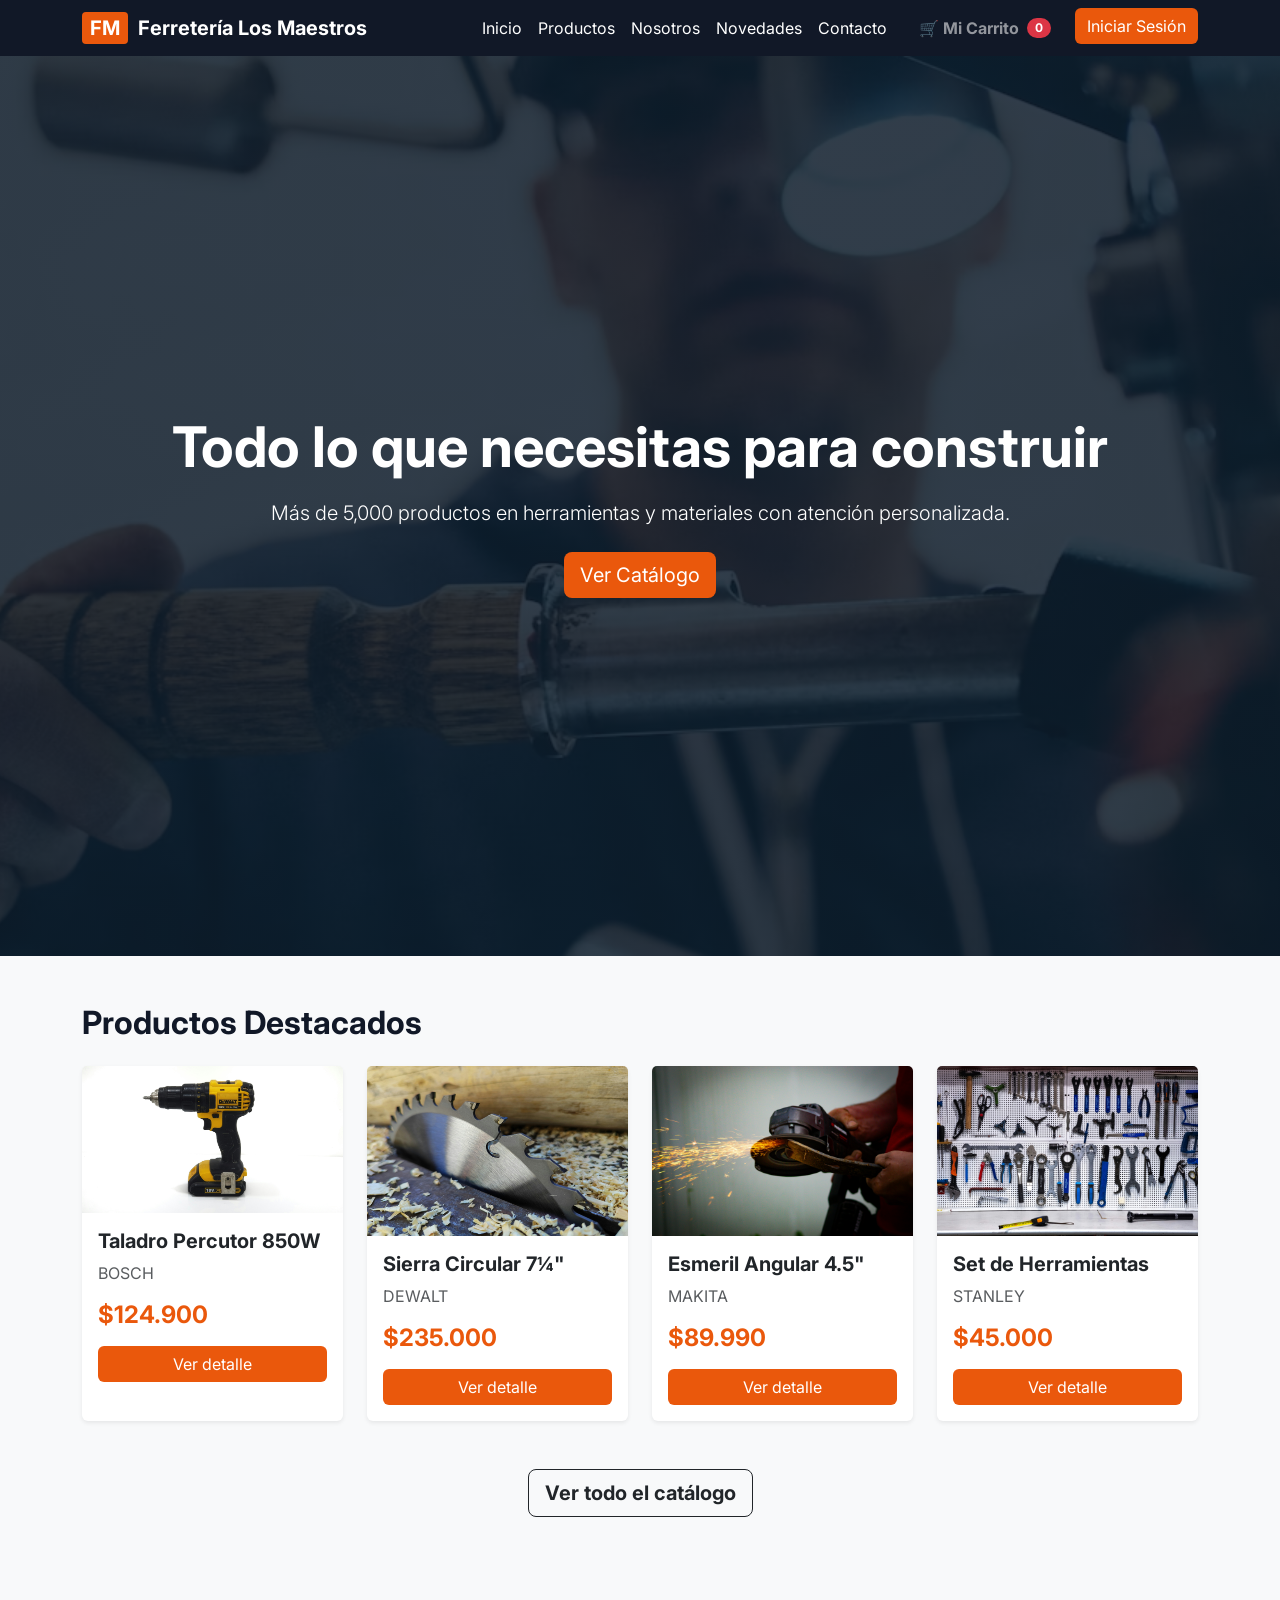
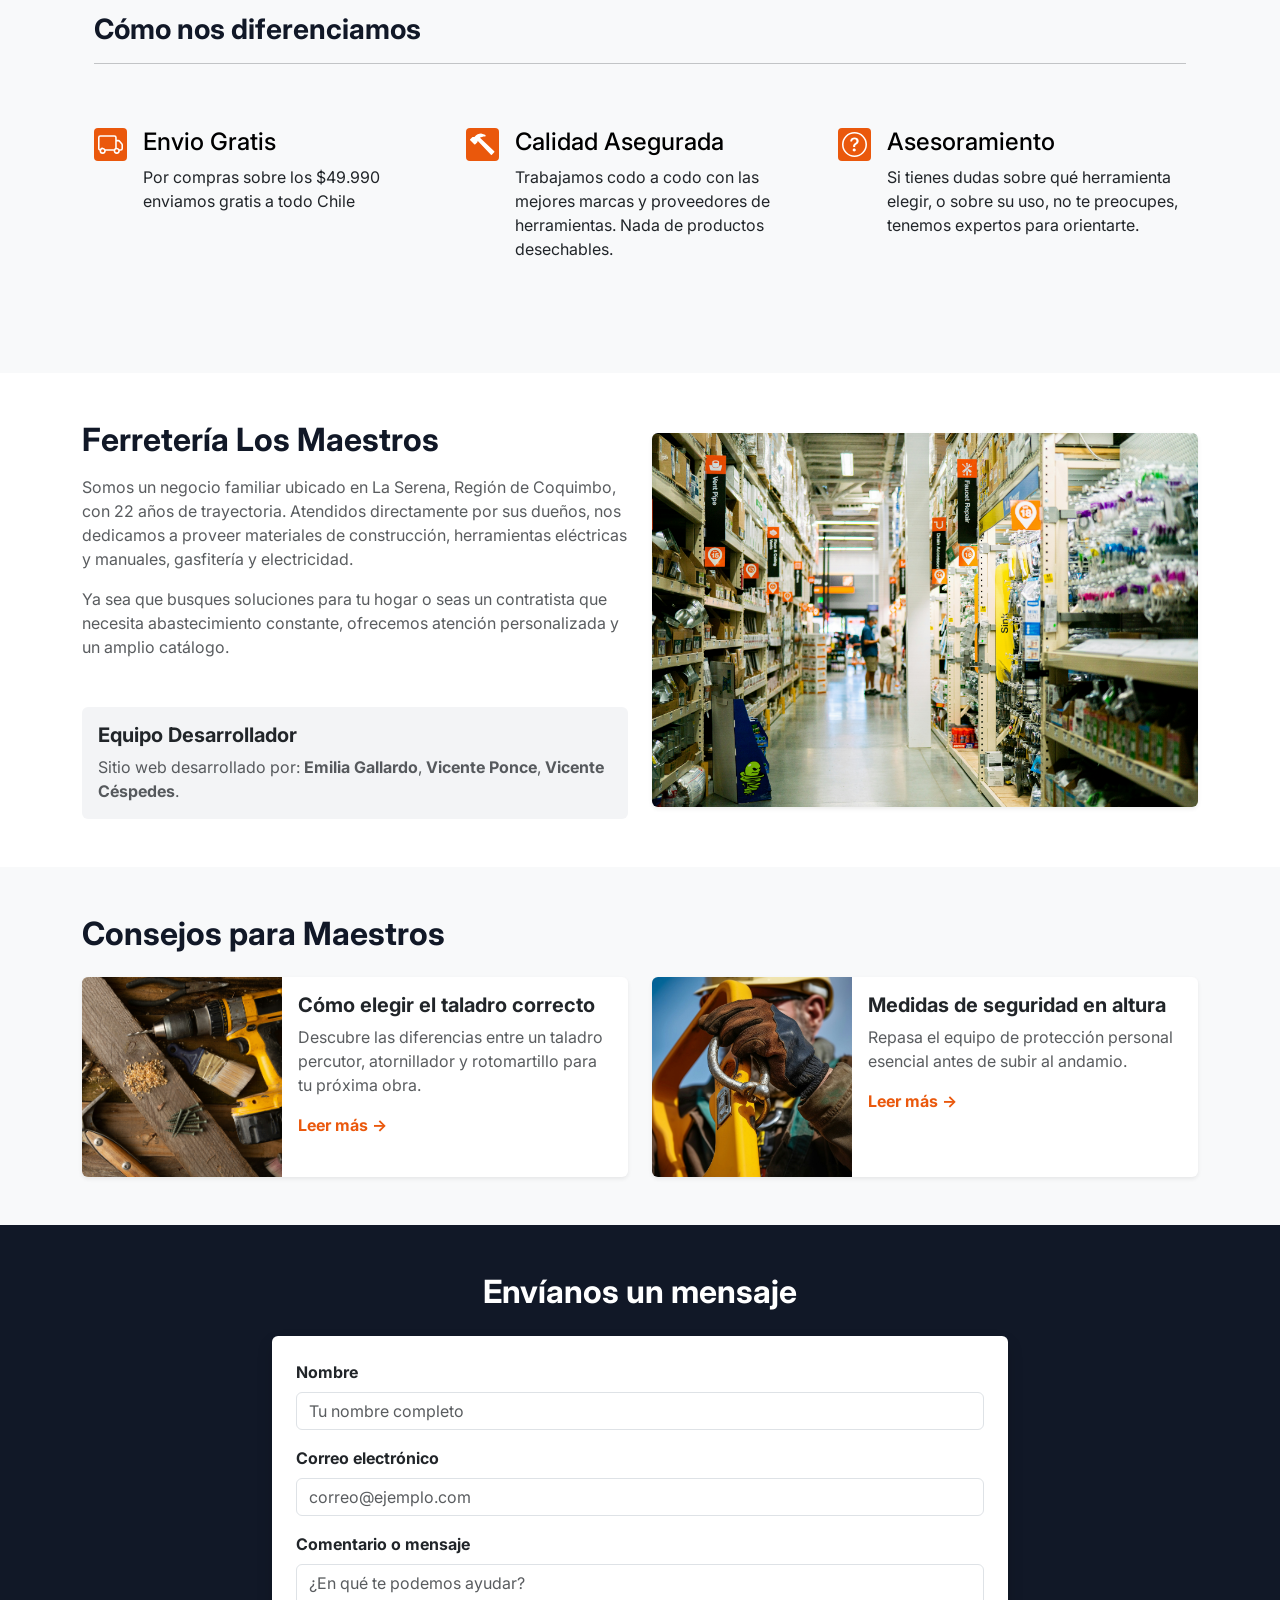
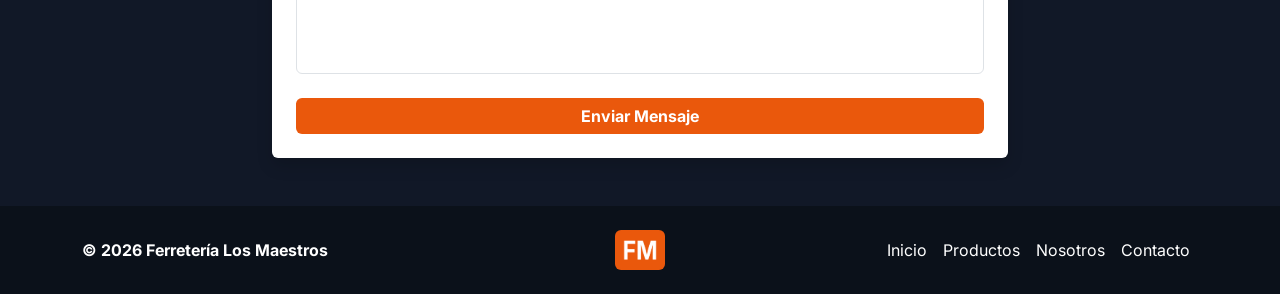
<file: index.html>
<!doctype html>
<html lang="es">
    <head>
        <meta charset="UTF-8" />
        <meta name="viewport" content="width=device-width, initial-scale=1.0" />
        <title>Ferretería Los Maestros</title>

        <!-- Favicon -->
        <link rel="icon" href="img/favicon-ferreteria.png" type="image/png" />

        <!-- Google Fonts -->
        <link rel="preconnect" href="https://fonts.googleapis.com" />
        <link rel="preconnect" href="https://fonts.gstatic.com/" crossorigin />
        <link
            href="https://fonts.googleapis.com/css2?family=Inter:wght@400;700&display=swap"
            rel="stylesheet"
        />

        <!-- Bootstrap 5 CSS -->
        <link
            href="https://cdn.jsdelivr.net/npm/bootstrap@5.3.2/dist/css/bootstrap.min.css"
            rel="stylesheet"
        />

        <!-- Hojas de estilo externas -->
        <link rel="stylesheet" href="css/global.css" />
        <link rel="stylesheet" href="css/cliente.css" />

        <!-- Sript -->
        <script src="js/cliente.js" defer></script>
    </head>
    <body class="bg-light font-inter">
        <!-- 4.1 ENCABEZADO Y MENÚ DE NAVEGACIÓN -->
        <header>
            <nav class="navbar navbar-expand-lg navbar-dark bg-brand-dark">
                <div class="container">
                    <a class="navbar-brand fw-bold" href="#">
                        <span class="logo-box">FM</span>
                        Ferretería Los Maestros
                    </a>

                    <button
                        class="navbar-toggler"
                        type="button"
                        data-bs-toggle="collapse"
                        data-bs-target="#navbarNav"
                    >
                        <span class="navbar-toggler-icon"></span>
                    </button>

                    <div class="collapse navbar-collapse" id="navbarNav">
                        <ul class="navbar-nav ms-auto">
                            <li class="nav-item">
                                <a class="nav-link text-white" href="#inicio"
                                    >Inicio</a
                                >
                            </li>
                            <li class="nav-item">
                                <a
                                    class="nav-link text-white"
                                    href="#destacados"
                                    >Productos</a
                                >
                            </li>
                            <li class="nav-item">
                                <a class="nav-link text-white" href="#nosotros"
                                    >Nosotros</a
                                >
                            </li>
                            <li class="nav-item">
                                <a class="nav-link text-white" href="#novedades"
                                    >Novedades</a
                                >
                            </li>
                            <li class="nav-item">
                                <a class="nav-link text-white" href="#contacto"
                                    >Contacto</a
                                >
                            </li>
                            <li class="nav-item ms-lg-3">
                                <a
                                    class="nav-link text-brand-white fw-bold d-flex align-items-center"
                                    data-bs-toggle="offcanvas"
                                    href="#carritoOffcanvas"
                                    role="button"
                                    aria-controls="carritoOffcanvas"
                                >
                                    🛒 Mi Carrito
                                    <!-- Burbuja con el contador -->
                                    <span
                                        id="contador-carrito"
                                        class="badge bg-danger rounded-pill ms-2"
                                        >0</span
                                    >
                                </a>
                            </li>
                            <li class="nav-item ms-lg-3" id="menu-sesion">
                                <a class="btn btn-orange" href="login.html"
                                    >Iniciar Sesión</a
                                >
                            </li>
                        </ul>
                    </div>
                </div>
            </nav>
        </header>

        <main>
            <!-- 4.1 SECCIÓN PRINCIPAL (HERO) -->
            <section
                id="inicio"
                class="hero-section text-center text-white vh-100 d-flex align-items-center"
            >
                <div class="container">
                    <h1 class="display-4 fw-bold mb-3">
                        Todo lo que necesitas para construir
                    </h1>
                    <p class="lead mb-4">
                        Más de 5,000 productos en herramientas y materiales con
                        atención personalizada.
                    </p>
                    <a href="#destacados" class="btn btn-orange btn-lg"
                        >Ver Catálogo</a
                    >
                </div>
            </section>

            <!-- 4.1 ELEMENTOS DESTACADOS -->
            <section id="destacados" class="container py-5">
                <h2 class="fw-bold mb-4 text-brand-dark">
                    Productos Destacados
                </h2>
                <div class="row g-4" id="contenedor-destacados"></div>

                <div class="text-center mt-5">
                    <a
                        href="catalogo.html"
                        class="btn btn-outline-dark btn-lg fw-bold"
                        >Ver todo el catálogo</a
                    >
                </div>
            </section>

            <!-- CUALIDADES DE ATENCION -->
            <div class="container px-4 py-5" id="hanging-icons">
                <h3 class="fw-bold mb-3 text-brand-dark">
                    Cómo nos diferenciamos
                </h3>
                <hr />
                <div class="row g-4 py-5 row-cols-1 row-cols-lg-3">
                    <div class="col d-flex align-items-start">
                        <div
                            class="icon-square text-white p-1 rounded-1 bg-icon-orange d-inline-flex align-items-center justify-content-center fs-4 flex-shrink-0 me-3"
                        >
                            <svg
                                xmlns="http://www.w3.org/2000/svg"
                                width="25"
                                height="25"
                                fill="currentColor"
                                class="bi bi-truck"
                                viewBox="0 0 16 16"
                            >
                                <path
                                    d="M0 3.5A1.5 1.5 0 0 1 1.5 2h9A1.5 1.5 0 0 1 12 3.5V5h1.02a1.5 1.5 0 0 1 1.17.563l1.481 1.85a1.5 1.5 0 0 1 .329.938V10.5a1.5 1.5 0 0 1-1.5 1.5H14a2 2 0 1 1-4 0H5a2 2 0 1 1-3.998-.085A1.5 1.5 0 0 1 0 10.5zm1.294 7.456A2 2 0 0 1 4.732 11h5.536a2 2 0 0 1 .732-.732V3.5a.5.5 0 0 0-.5-.5h-9a.5.5 0 0 0-.5.5v7a.5.5 0 0 0 .294.456M12 10a2 2 0 0 1 1.732 1h.768a.5.5 0 0 0 .5-.5V8.35a.5.5 0 0 0-.11-.312l-1.48-1.85A.5.5 0 0 0 13.02 6H12zm-9 1a1 1 0 1 0 0 2 1 1 0 0 0 0-2m9 0a1 1 0 1 0 0 2 1 1 0 0 0 0-2"
                                />
                            </svg>
                        </div>
                        <div>
                            <h4 class="text-body-emphasis">Envio Gratis</h4>
                            <p>
                                Por compras sobre los $49.990 enviamos gratis a
                                todo Chile
                            </p>
                        </div>
                    </div>
                    <div class="col d-flex align-items-start">
                        <div
                            class="icon-square text-white p-1 rounded-1 bg-icon-orange d-inline-flex align-items-center justify-content-center fs-4 flex-shrink-0 me-3"
                        >
                            <svg
                                xmlns="http://www.w3.org/2000/svg"
                                width="25"
                                height="25"
                                fill="currentColor"
                                class="bi bi-hammer"
                                viewBox="0 0 16 16"
                            >
                                <path
                                    d="M9.972 2.508a.5.5 0 0 0-.16-.556l-.178-.129a5 5 0 0 0-2.076-.783C6.215.862 4.504 1.229 2.84 3.133H1.786a.5.5 0 0 0-.354.147L.146 4.567a.5.5 0 0 0 0 .706l2.571 2.579a.5.5 0 0 0 .708 0l1.286-1.29a.5.5 0 0 0 .146-.353V5.57l8.387 8.873A.5.5 0 0 0 14 14.5l1.5-1.5a.5.5 0 0 0 .017-.689l-9.129-8.63c.747-.456 1.772-.839 3.112-.839a.5.5 0 0 0 .472-.334"
                                />
                            </svg>
                        </div>
                        <div>
                            <h4 class="text-body-emphasis">
                                Calidad Asegurada
                            </h4>
                            <p>
                                Trabajamos codo a codo con las mejores marcas y
                                proveedores de herramientas. Nada de productos
                                desechables.
                            </p>
                        </div>
                    </div>
                    <div class="col d-flex align-items-start">
                        <div
                            class="icon-square text-white p-1 rounded-1 bg-icon-orange d-inline-flex align-items-center justify-content-center fs-4 flex-shrink-0 me-3"
                        >
                            <svg
                                xmlns="http://www.w3.org/2000/svg"
                                width="25"
                                height="25"
                                fill="currentColor"
                                class="bi bi-question-circle"
                                viewBox="0 0 16 16"
                            >
                                <path
                                    d="M8 15A7 7 0 1 1 8 1a7 7 0 0 1 0 14m0 1A8 8 0 1 0 8 0a8 8 0 0 0 0 16"
                                />
                                <path
                                    d="M5.255 5.786a.237.237 0 0 0 .241.247h.825c.138 0 .248-.113.266-.25.09-.656.54-1.134 1.342-1.134.686 0 1.314.343 1.314 1.168 0 .635-.374.927-.965 1.371-.673.489-1.206 1.06-1.168 1.987l.003.217a.25.25 0 0 0 .25.246h.811a.25.25 0 0 0 .25-.25v-.105c0-.718.273-.927 1.01-1.486.609-.463 1.244-.977 1.244-2.056 0-1.511-1.276-2.241-2.673-2.241-1.267 0-2.655.59-2.75 2.286m1.557 5.763c0 .533.425.927 1.01.927.609 0 1.028-.394 1.028-.927 0-.552-.42-.94-1.029-.94-.584 0-1.009.388-1.009.94"
                                />
                            </svg>
                        </div>
                        <div>
                            <h4 class="text-body-emphasis">Asesoramiento</h4>
                            <p>
                                Si tienes dudas sobre qué herramienta elegir, o
                                sobre su uso, no te preocupes, tenemos expertos
                                para orientarte.
                            </p>
                        </div>
                    </div>
                </div>
            </div>

            <!-- 4.2 NOSOTROS -->
            <section id="nosotros" class="py-5 bg-white">
                <div class="container">
                    <div class="row align-items-center">
                        <div class="col-md-6">
                            <h2 class="fw-bold mb-3 text-brand-dark">
                                Ferretería Los Maestros
                            </h2>
                            <p class="text-muted">
                                Somos un negocio familiar ubicado en La Serena,
                                Región de Coquimbo, con 22 años de trayectoria.
                                Atendidos directamente por sus dueños, nos
                                dedicamos a proveer materiales de construcción,
                                herramientas eléctricas y manuales, gasfitería y
                                electricidad.
                            </p>
                            <p class="text-muted">
                                Ya sea que busques soluciones para tu hogar o
                                seas un contratista que necesita abastecimiento
                                constante, ofrecemos atención personalizada y un
                                amplio catálogo.
                            </p>
                            <div class="mt-5 p-3 rounded bg-brand-muted">
                                <h5 class="fw-bold">Equipo Desarrollador</h5>
                                <p class="mb-0 text-muted">
                                    Sitio web desarrollado por:
                                    <strong>Emilia Gallardo</strong>,
                                    <strong>Vicente Ponce</strong>,
                                    <strong>Vicente Céspedes</strong>.
                                </p>
                            </div>
                        </div>
                        <div class="col-md-6 mt-4 mt-md-0">
                            <img
                                src="img/about_us-ferreteria.jpg"
                                class="img-fluid rounded shadow-sm"
                                alt="Equipo Ferretería"
                            />
                        </div>
                    </div>
                </div>
            </section>

            <!-- 4.3 CONTENIDOS O NOVEDADES (Blog/Noticias) -->
            <section id="novedades" class="container py-5">
                <h2 class="fw-bold mb-4 text-brand-dark">
                    Consejos para Maestros
                </h2>
                <div class="row g-4">
                    <!-- Publicación 1 -->
                    <div class="col-md-6">
                        <div
                            class="card shadow-sm border-0 flex-md-row h-100 news-card"
                        >
                            <img
                                src="img/taladro-consejos-1.jpg"
                                class="card-img-left img-news img-border-radius"
                                alt="Noticia 1"
                            />
                            <div class="card-body">
                                <h5 class="card-title fw-bold">
                                    Cómo elegir el taladro correcto
                                </h5>
                                <p class="card-text text-muted">
                                    Descubre las diferencias entre un taladro
                                    percutor, atornillador y rotomartillo para
                                    tu próxima obra.
                                </p>
                                <a
                                    href="consejo-taladro.html"
                                    class="text-decoration-none fw-bold text-brand-orange"
                                    >Leer más &rarr;</a
                                >
                            </div>
                        </div>
                    </div>
                    <!-- Publicación 2 -->
                    <div class="col-md-6">
                        <div
                            class="card shadow-sm border-0 flex-md-row h-100 news-card"
                        >
                            <img
                                src="img/taladro-consejos-2.jpg"
                                class="card-img-left img-news img-border-radius"
                                alt="Noticia 2"
                            />
                            <div class="card-body">
                                <h5 class="card-title fw-bold">
                                    Medidas de seguridad en altura
                                </h5>
                                <p class="card-text text-muted">
                                    Repasa el equipo de protección personal
                                    esencial antes de subir al andamio.
                                </p>
                                <a
                                    href="consejos.html"
                                    class="text-decoration-none fw-bold text-brand-orange"
                                    >Leer más &rarr;</a
                                >
                            </div>
                        </div>
                    </div>
                </div>
            </section>

            <!-- 4.4 CONTACTO -->
            <section id="contacto" class="py-5 bg-brand-dark text-white">
                <div class="container">
                    <div class="row justify-content-center">
                        <div class="col-md-8">
                            <h2 class="fw-bold mb-4 text-center">
                                Envíanos un mensaje
                            </h2>
                            <form
                                id="form-contacto"
                                class="bg-white p-4 rounded shadow"
                            >
                                <div class="mb-3">
                                    <label
                                        for="nombre"
                                        class="form-label text-dark fw-bold"
                                        >Nombre</label
                                    >
                                    <input
                                        type="text"
                                        class="form-control"
                                        id="nombre"
                                        placeholder="Tu nombre completo"
                                        required
                                    />
                                </div>
                                <div class="mb-3">
                                    <label
                                        for="correo"
                                        class="form-label text-dark fw-bold"
                                        >Correo electrónico</label
                                    >
                                    <input
                                        type="email"
                                        class="form-control"
                                        id="correo"
                                        placeholder="correo@ejemplo.com"
                                        required
                                    />
                                </div>
                                <div class="mb-4">
                                    <label
                                        for="mensaje"
                                        class="form-label text-dark fw-bold"
                                        >Comentario o mensaje</label
                                    >
                                    <textarea
                                        class="form-control"
                                        id="mensaje"
                                        rows="4"
                                        placeholder="¿En qué te podemos ayudar?"
                                        required
                                    ></textarea>
                                </div>
                                <button
                                    type="submit"
                                    class="btn btn-orange w-100 fw-bold"
                                >
                                    Enviar Mensaje
                                </button>
                            </form>
                        </div>
                    </div>
                </div>
            </section>
        </main>

        <!-- Menú Lateral: Carrito (Offcanvas) -->
        <div
            class="offcanvas offcanvas-end"
            tabindex="-1"
            id="carritoOffcanvas"
            aria-labelledby="carritoOffcanvasLabel"
        >
            <div class="offcanvas-header bg-brand-dark text-white">
                <h5
                    class="offcanvas-title fw-bold d-flex align-items-center"
                    id="carritoOffcanvasLabel"
                >
                    Mi Lista de Productos
                    <span
                        id="contador-offcanvas"
                        class="badge bg-secondary ms-2"
                        >0</span
                    >
                </h5>
                <button
                    type="button"
                    class="btn-close btn-close-white"
                    data-bs-dismiss="offcanvas"
                    aria-label="Close"
                ></button>
            </div>
            <div class="offcanvas-body d-flex flex-column">
                <!-- Aquí JavaScript inyectará los productos -->
                <div
                    id="contenedor-items-carrito"
                    class="flex-grow-1 overflow-auto"
                >
                    <p class="text-muted text-center mt-4">
                        Tu carrito está vacío.
                    </p>
                </div>

                <!-- Sección de Total -->
                <div class="mt-auto pt-3 border-top">
                    <div
                        class="d-flex justify-content-between align-items-center mb-3"
                    >
                        <h5 class="fw-bold mb-0">Total:</h5>
                        <h4
                            class="fw-bold text-brand-orange mb-0"
                            id="total-carrito"
                        >
                            $0
                        </h4>
                    </div>
                    <button
                        class="btn btn-outline-danger w-100 fw-bold"
                        onclick="vaciarCarrito()"
                    >
                        Vaciar Lista
                    </button>
                    <button
                        class="btn btn-success w-100 fw-bold mt-2"
                        onclick="window.location.href = 'checkout.html'"
                    >
                        Pagar
                    </button>
                </div>
            </div>
        </div>

        <!-- PIE DE PÁGINA -->
        <footer class="footer-custom bg-brand-dark py-4">
            <div
                class="container d-flex flex-wrap justify-content-between align-items-center"
            >
                <!-- Columna Izquierda: Copyright -->
                <p class="col-md-4 mb-0 fw-bold text-white">
                    © 2026 Ferretería Los Maestros
                </p>

                <!-- Columna Central: Logo -->
                <a
                    href="index.html"
                    class="col-md-4 d-flex align-items-center justify-content-center mb-3 mb-md-0 me-md-auto text-decoration-none"
                >
                    <img
                        src="img/favicon-ferreteria.png"
                        alt="Logo FM"
                        width="50"
                        height="40"
                        class="rounded"
                    />
                </a>

                <!-- Columna Derecha: Enlaces de navegación -->
                <ul class="nav col-md-4 justify-content-end">
                    <li class="nav-item">
                        <a
                            href="index.html#inicio"
                            class="nav-link px-2 text-white"
                            >Inicio</a
                        >
                    </li>
                    <li class="nav-item">
                        <a href="catalogo.html" class="nav-link px-2 text-white"
                            >Productos</a
                        >
                    </li>
                    <li class="nav-item">
                        <a
                            href="index.html#nosotros"
                            class="nav-link px-2 text-white"
                            >Nosotros</a
                        >
                    </li>
                    <li class="nav-item">
                        <a
                            href="index.html#contacto"
                            class="nav-link px-2 text-white"
                            >Contacto</a
                        >
                    </li>
                </ul>
            </div>
        </footer>

        <!-- Bootstrap 5 JS Bundle -->
        <script src="https://cdn.jsdelivr.net/npm/bootstrap@5.3.2/dist/js/bootstrap.bundle.min.js"></script>
    </body>
</html>
</file>
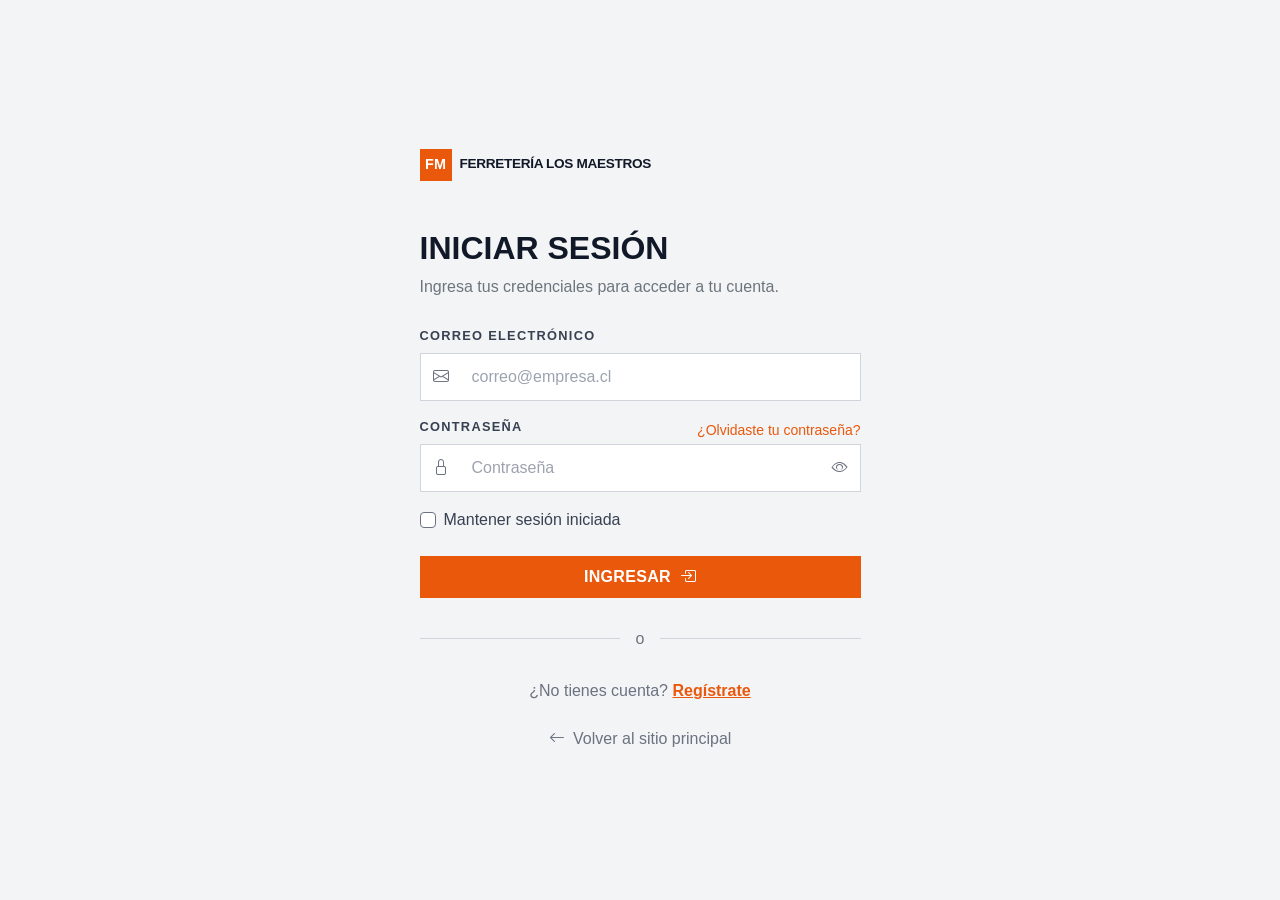
<file: admin.html>
<!doctype html>
<html lang="es">
    <head>
        <meta charset="UTF-8" />
        <meta name="viewport" content="width=device-width, initial-scale=1.0" />
        <title>Panel de Administración | Ferretería Los Maestros</title>

        <link rel="preconnect" href="https://fonts.googleapis.com" />
        <link rel="preconnect" href="https://fonts.gstatic.com" crossorigin />
        <link
            href="https://fonts.googleapis.com/css2?family=Inter:wght@400;700&display=swap"
            rel="stylesheet"
        />
        <link
            href="https://cdn.jsdelivr.net/npm/bootstrap@5.3.2/dist/css/bootstrap.min.css"
            rel="stylesheet"
        />
        <link
            rel="stylesheet"
            href="https://cdn.jsdelivr.net/npm/bootstrap-icons@1.11.3/font/bootstrap-icons.min.css"
        />

        <link rel="stylesheet" href="css/global.css" />
        <link rel="stylesheet" href="css/admin.css" />
    </head>
    <body class="bg-light font-inter">
        <header
            class="navbar navbar-light bg-white sticky-top flex-md-nowrap p-2 shadow-sm border-bottom"
        >
            <div class="container-fluid">
                <a class="navbar-brand fw-bold text-dark" href="#">
                    <span class="logo-box">FM</span> Panel de Administración
                </a>
                <div class="d-flex align-items-center gap-3">
                    <span
                        class="text-dark fw-semibold small d-none d-md-inline"
                    >
                        <i class="bi bi-person-circle"></i> Administrador
                    </span>
                    <a
                        href="login.html"
                        class="btn btn-outline-dark btn-sm fw-bold"
                        >Cerrar Sesión</a
                    >
                </div>
            </div>
        </header>

        <div class="container-fluid">
            <div class="row">
                <nav
                    class="col-md-3 col-lg-2 d-md-block menu-lateral-admin collapse border-end p-3"
                >
                    <div class="position-sticky pt-3">
                        <ul class="nav flex-column gap-2">
                            <li class="nav-item">
                                <a class="nav-link active" href="#dashboard"
                                    ><i class="bi bi-speedometer2 me-2"></i>
                                    Dashboard</a
                                >
                            </li>
                            <li class="nav-item">
                                <a class="nav-link" href="#seccion-productos"
                                    ><i class="bi bi-box-seam me-2"></i>
                                    Productos</a
                                >
                            </li>
                            <li class="nav-item">
                                <a
                                    class="nav-link"
                                    href="#seccion-colaboradores"
                                    ><i class="bi bi-people me-2"></i>
                                    Usuarios</a
                                >
                            </li>
                            <hr class="my-3 text-secondary" />
                            <li class="nav-item">
                                <a class="nav-link text-muted" href="index.html"
                                    ><i class="bi bi-shop me-2"></i> Ir a
                                    Tienda</a
                                >
                            </li>
                        </ul>
                    </div>
                </nav>

                <main class="col-md-9 ms-sm-auto col-lg-10 px-md-4 py-4">
                    <div
                        class="d-flex justify-content-between flex-wrap flex-md-nowrap align-items-center pb-2 mb-4 border-bottom"
                    >
                        <h1 class="h3 fw-bold text-brand-dark">
                            Resumen del Negocio
                        </h1>
                        <span class="badge bg-brand-green px-3 py-2"
                            >Estado: Operativo</span
                        >
                    </div>

                    <!-- Tarjetas de Métricas -->
                    <div class="row g-3 mb-5" id="dashboard">
                        <div class="col-12 col-sm-6 col-xl-3">
                            <div class="card p-3 shadow-sm tarjeta-metrica h-100 d-flex flex-column justify-content-center">
                                <div class="etiqueta-metrica">Catálogo Total</div>
                                <div class="valor-metrico" id="metrica-total-productos">0</div>
                            </div>
                        </div>
                        <div class="col-12 col-sm-6 col-xl-3">
                            <div class="card p-3 shadow-sm tarjeta-metrica h-100 d-flex flex-column justify-content-center">
                                <div class="etiqueta-metrica">Alertas de Stock</div>
                                <div class="valor-metrico text-danger fs-6 mt-1" id="metrica-stock-critico">0 alertas rojas</div>
                            </div>
                        </div>
                        <div class="col-12 col-sm-6 col-xl-3">
                            <div class="card p-3 shadow-sm tarjeta-metrica h-100 d-flex flex-column justify-content-center">
                                <div class="etiqueta-metrica">Usuarios Activos</div>
                                <div class="valor-metrico" id="metrica-total-colaboradores">0</div>
                            </div>
                        </div>
                        <div class="col-12 col-sm-6 col-xl-3">
                            <div class="card p-3 shadow-sm tarjeta-metrica h-100 d-flex flex-column justify-content-center">
                                <div class="etiqueta-metrica">Pedidos Activos</div>
                                <div class="valor-metrico text-brand-orange" id="metrica-pedidos">8</div>
                            </div>
                        </div>
                    </div>

                    <!-- SECCIÓN PRODUCTOS -->
                    <section id="seccion-productos" class="mb-5">
                        <div
                            class="d-flex justify-content-between align-items-center mb-3"
                        >
                            <h2 class="h4 fw-bold text-brand-dark">
                                Productos
                            </h2>
                            <button
                                class="btn btn-dark btn-sm fw-bold"
                                onclick="mostrarFormularioProducto()"
                            >
                                <i class="bi bi-plus-lg"></i> Agregar Producto
                            </button>
                        </div>

                        <div
                            id="formulario-productos"
                            class="card p-3 mb-3 shadow-sm bg-light"
                            style="display: none"
                        >
                            <h6 class="fw-bold mb-3">Guardar Producto</h6>
                            <input type="hidden" id="producto-id" />

                            <div class="row g-2 align-items-center mb-2">
                                <div class="col-md-2">
                                    <input
                                        type="text"
                                        id="producto-codigo"
                                        class="form-control"
                                        placeholder="Cód (Ej: HM001)"
                                    />
                                </div>
                                <div class="col-md-4">
                                    <input
                                        type="text"
                                        id="producto-nombre"
                                        class="form-control"
                                        placeholder="Nombre del producto"
                                    />
                                </div>
                                <div class="col-md-3">
                                    <input
                                        type="text"
                                        id="producto-marca"
                                        class="form-control"
                                        placeholder="Marca"
                                    />
                                </div>
                                <div class="col-md-3">
                                    <input
                                        type="text"
                                        id="producto-imagen"
                                        class="form-control"
                                        placeholder="Ruta de imagen (Opcional)"
                                    />
                                </div>
                            </div>

                            <div class="row g-2 align-items-center mb-2">
                                <div class="col-md-2">
                                    <input
                                        type="text"
                                        id="producto-categoria"
                                        class="form-control"
                                        placeholder="Categoría"
                                    />
                                </div>
                                <div class="col-md-2">
                                    <input
                                        type="text"
                                        id="producto-subcategoria"
                                        class="form-control"
                                        placeholder="Subcategoría"
                                    />
                                </div>
                                <div class="col-md-2">
                                    <input
                                        type="text"
                                        id="producto-unidad"
                                        class="form-control"
                                        placeholder="Unidad"
                                    />
                                </div>
                                <div class="col-md-2">
                                    <input
                                        type="number"
                                        id="producto-pcompra"
                                        class="form-control"
                                        placeholder="P.Compra ($)"
                                        min="0"
                                    />
                                </div>
                                <div class="col-md-2">
                                    <input
                                        type="number"
                                        id="producto-precio"
                                        class="form-control"
                                        placeholder="P.Venta ($)"
                                        min="0"
                                    />
                                </div>
                                <div class="col-md-1">
                                    <input
                                        type="number"
                                        id="producto-stock"
                                        class="form-control"
                                        placeholder="Stock"
                                        min="0"
                                    />
                                </div>
                                <div class="col-md-1">
                                    <input
                                        type="number"
                                        id="producto-stockmin"
                                        class="form-control"
                                        placeholder="S.Mín"
                                        min="0"
                                    />
                                </div>
                            </div>

                            <!-- NUEVO CAMPO DE DESCRIPCIÓN DEL PRODUCTO -->
                            <div class="row g-2 align-items-center mb-3">
                                <div class="col-12">
                                    <textarea
                                        id="producto-descripcion"
                                        class="form-control"
                                        rows="2"
                                        placeholder="Descripción detallada del producto que se verá en el catálogo..."
                                        maxlength="300"
                                    ></textarea>
                                </div>
                            </div>

                            <div class="row">
                                <div class="col-12 text-end">
                                    <button
                                        class="btn btn-secondary btn-sm me-1"
                                        onclick="ocultarFormularioProducto()"
                                    >
                                        Cancelar
                                    </button>
                                    <button
                                        class="btn btn-success btn-sm"
                                        onclick="guardarProducto()"
                                    >
                                        Guardar Producto
                                    </button>
                                </div>
                            </div>
                        </div>

                        <div class="table-responsive bg-white rounded shadow">
                            <table
                                class="table table-hover align-middle mb-0 tabla-admin-personalizada"
                            >
                                <thead class="bg-brand-dark text-white">
                                    <tr>
                                        <th>Cód.</th>
                                        <th>Nombre</th>
                                        <th>Cat. / Subcat.</th>
                                        <th>Marca</th>
                                        <th>Precio</th>
                                        <th>Stock</th>
                                        <th class="text-center">Acciones</th>
                                    </tr>
                                </thead>
                                <tbody id="tabla-productos-cuerpo"></tbody>
                            </table>
                        </div>
                    </section>

                    <!-- SECCIÓN USUARIOS -->
                    <section id="seccion-colaboradores" class="mb-4">
                        <div
                            class="d-flex justify-content-between align-items-center mb-3"
                        >
                            <h2 class="h4 fw-bold text-brand-dark">
                                Usuarios del Sistema
                            </h2>
                            <button
                                class="btn btn-dark btn-sm fw-bold"
                                onclick="mostrarFormularioColaborador()"
                            >
                                <i class="bi bi-person-plus"></i> Crear Usuario
                            </button>
                        </div>

                        <div id="formulario-colaboradores" class="card p-3 mb-3 shadow-sm bg-light" style="display: none;">
                            <h6 class="fw-bold mb-3">Guardar Usuario</h6>
                            <input type="hidden" id="colab-rut-original">
                            
                            <div class="row g-2 align-items-center mb-2">
                                <!-- LÍMITE DE 9 CARACTERES EN EL RUT -->
                                <div class="col-md-3"><input type="text" id="colab-rut" class="form-control" placeholder="RUT (Ej: 11222333K)" maxlength="9"></div>
                                <div class="col-md-4"><input type="text" id="colab-nombre" class="form-control" placeholder="Nombre Completo" maxlength="50"></div>
                                <div class="col-md-3"><input type="email" id="colab-correo" class="form-control" placeholder="Correo electrónico" maxlength="100"></div>
                                <div class="col-md-2">
                                    <select id="colab-rol" class="form-select">
                                        <option value="admin">Administrador</option>
                                        <option value="cliente">Cliente</option>
                                        <option value="vendedor">Vendedor</option>
                                    </select>
                                </div>
                            </div>

                            <div class="row g-2 align-items-center">
                                <div class="col-md-3">
                                    <select
                                        id="colab-region"
                                        class="form-select"
                                        onchange="cargarComunasMenu()"
                                    >
                                        <option value="">
                                            Seleccione Región...
                                        </option>
                                    </select>
                                </div>
                                <div class="col-md-3">
                                    <select
                                        id="colab-comuna"
                                        class="form-select"
                                    >
                                        <option value="">
                                            Seleccione Comuna...
                                        </option>
                                    </select>
                                </div>
                                <div class="col-md-4">
                                    <input
                                        type="text"
                                        id="colab-direccion"
                                        class="form-control"
                                        placeholder="Dirección detallada"
                                        maxlength="300"
                                    />
                                </div>

                                <div class="col-md-2 text-end">
                                    <button
                                        class="btn btn-secondary btn-sm"
                                        onclick="ocultarFormularioColaborador()"
                                    >
                                        X
                                    </button>
                                    <button
                                        class="btn btn-success btn-sm"
                                        onclick="guardarColaborador()"
                                    >
                                        Guardar
                                    </button>
                                </div>
                            </div>
                        </div>

                        <div class="table-responsive bg-white rounded shadow">
                            <table
                                class="table table-hover align-middle mb-0 tabla-admin-personalizada"
                            >
                                <thead class="bg-brand-dark text-white">
                                    <tr>
                                        <th>RUT</th>
                                        <th>Nombre Completo</th>
                                        <th>Correo</th>
                                        <th>Rol</th>
                                        <th>Comuna</th>
                                        <th class="text-center">Acciones</th>
                                    </tr>
                                </thead>
                                <tbody id="tabla-colaboradores-cuerpo"></tbody>
                            </table>
                        </div>
                    </section>
                </main>
            </div>
        </div>

        <script src="https://cdn.jsdelivr.net/npm/bootstrap@5.3.2/dist/js/bootstrap.bundle.min.js"></script>
        <script src="js/utils.js"></script>
        <script src="js/admin.js"></script>
    </body>
</html>
</file>
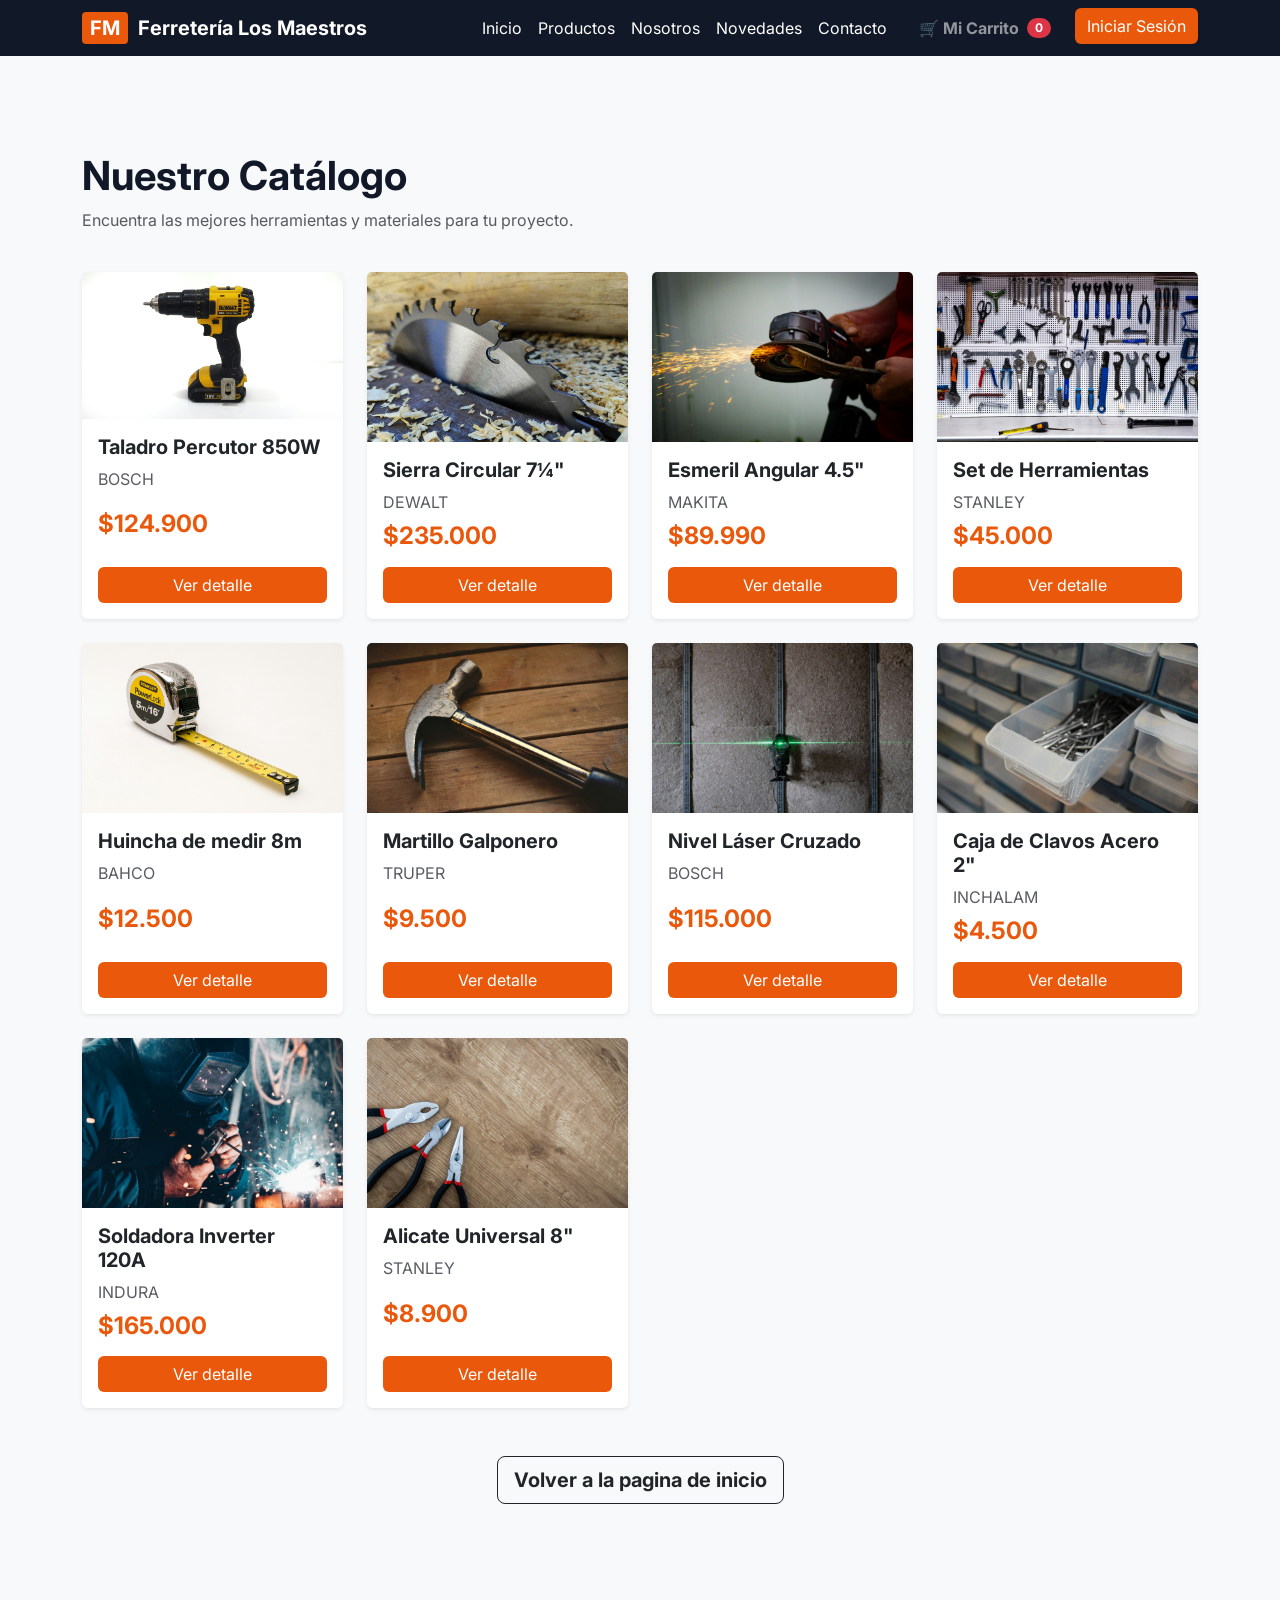
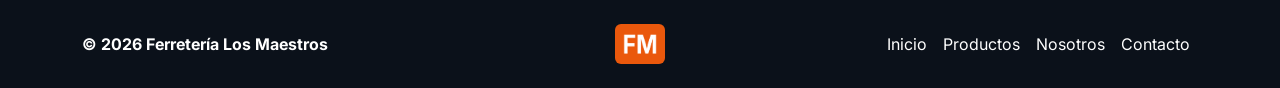
<file: catalogo.html>
<!doctype html>
<html lang="es">
    <head>
        <meta charset="UTF-8" />
        <meta name="viewport" content="width=device-width, initial-scale=1.0" />
        <title>Catálogo - Ferretería Los Maestros</title>

        <!-- Favicon y Google Fonts -->
        <link rel="icon" href="img/favicon-ferreteria.png" type="image/png" />
        <link rel="preconnect" href="https://fonts.googleapis.com" />
        <link rel="preconnect" href="https://fonts.gstatic.com/" crossorigin />
        <link
            href="https://fonts.googleapis.com/css2?family=Inter:wght@400;700&display=swap"
            rel="stylesheet"
        />

        <!-- Bootstrap 5 CSS y Estilos Propios -->
        <link
            href="https://cdn.jsdelivr.net/npm/bootstrap@5.3.2/dist/css/bootstrap.min.css"
            rel="stylesheet"
        />
        <link rel="stylesheet" href="css/global.css" />
        <link rel="stylesheet" href="css/cliente.css" />

        <!-- Script -->
        <script src="js/cliente.js" defer></script>
    </head>
    <body class="bg-light font-inter">
        <!-- 4.1 ENCABEZADO Y MENÚ DE NAVEGACIÓN -->
        <header>
            <nav class="navbar navbar-expand-lg navbar-dark bg-brand-dark">
                <div class="container">
                    <a class="navbar-brand fw-bold" href="#">
                        <span class="logo-box">FM</span>
                        Ferretería Los Maestros
                    </a>

                    <button
                        class="navbar-toggler"
                        type="button"
                        data-bs-toggle="collapse"
                        data-bs-target="#navbarNav"
                    >
                        <span class="navbar-toggler-icon"></span>
                    </button>

                    <div class="collapse navbar-collapse" id="navbarNav">
                        <ul class="navbar-nav ms-auto">
                            <li class="nav-item">
                                <a
                                    class="nav-link text-white"
                                    href="index.html#inicio"
                                    >Inicio</a
                                >
                            </li>
                            <li class="nav-item">
                                <a
                                    class="nav-link text-white"
                                    href="index.html#destacados"
                                    >Productos</a
                                >
                            </li>
                            <li class="nav-item">
                                <a
                                    class="nav-link text-white"
                                    href="index.html#nosotros"
                                    >Nosotros</a
                                >
                            </li>
                            <li class="nav-item">
                                <a
                                    class="nav-link text-white"
                                    href="index.html#novedades"
                                    >Novedades</a
                                >
                            </li>
                            <li class="nav-item">
                                <a
                                    class="nav-link text-white"
                                    href="index.html#contacto"
                                    >Contacto</a
                                >
                            </li>
                            <li class="nav-item ms-lg-3">
                                <a
                                    class="nav-link text-brand-white fw-bold d-flex align-items-center"
                                    data-bs-toggle="offcanvas"
                                    href="#carritoOffcanvas"
                                    role="button"
                                    aria-controls="carritoOffcanvas"
                                >
                                    🛒 Mi Carrito
                                    <!-- Burbuja con el contador -->
                                    <span
                                        id="contador-carrito"
                                        class="badge bg-danger rounded-pill ms-2"
                                        >0</span
                                    >
                                </a>
                            </li>
                            <li class="nav-item ms-lg-3" id="menu-sesion">
                                <a class="btn btn-orange" href="login.html"
                                    >Iniciar Sesión</a
                                >
                            </li>
                        </ul>
                    </div>
                </div>
            </nav>
        </header>

        <main class="container py-5 my-5">
            <div class="row mb-4 align-items-center">
                <div class="col-md-8">
                    <h1 class="fw-bold text-brand-dark">Nuestro Catálogo</h1>
                    <p class="text-muted">
                        Encuentra las mejores herramientas y materiales para tu
                        proyecto.
                    </p>
                </div>
            </div>

            <!-- Aquí JavaScript inyectará TODOS los productos -->
            <div class="row g-4" id="contenedor-catalogo"></div>

            <!-- Boton para volver a la pagina principal -->
            <div class="text-center mt-5">
                <a href="index.html" class="btn btn-outline-dark btn-lg fw-bold"
                    >Volver a la pagina de inicio</a
                >
            </div>
        </main>

        <!-- Menú Lateral: Carrito (Offcanvas) -->
        <div
            class="offcanvas offcanvas-end"
            tabindex="-1"
            id="carritoOffcanvas"
            aria-labelledby="carritoOffcanvasLabel"
        >
            <div class="offcanvas-header bg-brand-dark text-white">
                <h5
                    class="offcanvas-title fw-bold d-flex align-items-center"
                    id="carritoOffcanvasLabel"
                >
                    Mi Lista de Productos
                    <span
                        id="contador-offcanvas"
                        class="badge bg-secondary ms-2"
                        >0</span
                    >
                </h5>
                <button
                    type="button"
                    class="btn-close btn-close-white"
                    data-bs-dismiss="offcanvas"
                    aria-label="Close"
                ></button>
            </div>
            <div class="offcanvas-body d-flex flex-column">
                <!-- Aquí JavaScript inyectará los productos -->
                <div
                    id="contenedor-items-carrito"
                    class="flex-grow-1 overflow-auto"
                >
                    <p class="text-muted text-center mt-4">
                        Tu carrito está vacío.
                    </p>
                </div>

                <!-- Sección de Total -->
                <div class="mt-auto pt-3 border-top">
                    <div
                        class="d-flex justify-content-between align-items-center mb-3"
                    >
                        <h5 class="fw-bold mb-0">Total:</h5>
                        <h4
                            class="fw-bold text-brand-orange mb-0"
                            id="total-carrito"
                        >
                            $0
                        </h4>
                    </div>
                    <button
                        class="btn btn-outline-danger w-100 fw-bold"
                        onclick="vaciarCarrito()"
                    >
                        Vaciar Lista
                    </button>
                    <button
                        class="btn btn-success w-100 fw-bold mt-2"
                        onclick="window.location.href = 'checkout.html'"
                    >
                        Pagar
                    </button>
                </div>
            </div>
        </div>

        <!-- PIE DE PÁGINA -->
        <footer class="footer-custom bg-brand-dark py-4">
            <div
                class="container d-flex flex-wrap justify-content-between align-items-center"
            >
                <!-- Columna Izquierda: Copyright -->
                <p class="col-md-4 mb-0 fw-bold text-white">
                    © 2026 Ferretería Los Maestros
                </p>

                <!-- Columna Central: Logo -->
                <a
                    href="index.html"
                    class="col-md-4 d-flex align-items-center justify-content-center mb-3 mb-md-0 me-md-auto text-decoration-none"
                >
                    <img
                        src="img/favicon-ferreteria.png"
                        alt="Logo FM"
                        width="50"
                        height="40"
                        class="rounded"
                    />
                </a>

                <!-- Columna Derecha: Enlaces de navegación -->
                <ul class="nav col-md-4 justify-content-end">
                    <li class="nav-item">
                        <a
                            href="index.html#inicio"
                            class="nav-link px-2 text-white"
                            >Inicio</a
                        >
                    </li>
                    <li class="nav-item">
                        <a href="catalogo.html" class="nav-link px-2 text-white"
                            >Productos</a
                        >
                    </li>
                    <li class="nav-item">
                        <a
                            href="index.html#nosotros"
                            class="nav-link px-2 text-white"
                            >Nosotros</a
                        >
                    </li>
                    <li class="nav-item">
                        <a
                            href="index.html#contacto"
                            class="nav-link px-2 text-white"
                            >Contacto</a
                        >
                    </li>
                </ul>
            </div>
        </footer>

        <!-- Scripts -->
        <script src="https://cdn.jsdelivr.net/npm/bootstrap@5.3.2/dist/js/bootstrap.bundle.min.js"></script>
    </body>
</html>
</file>
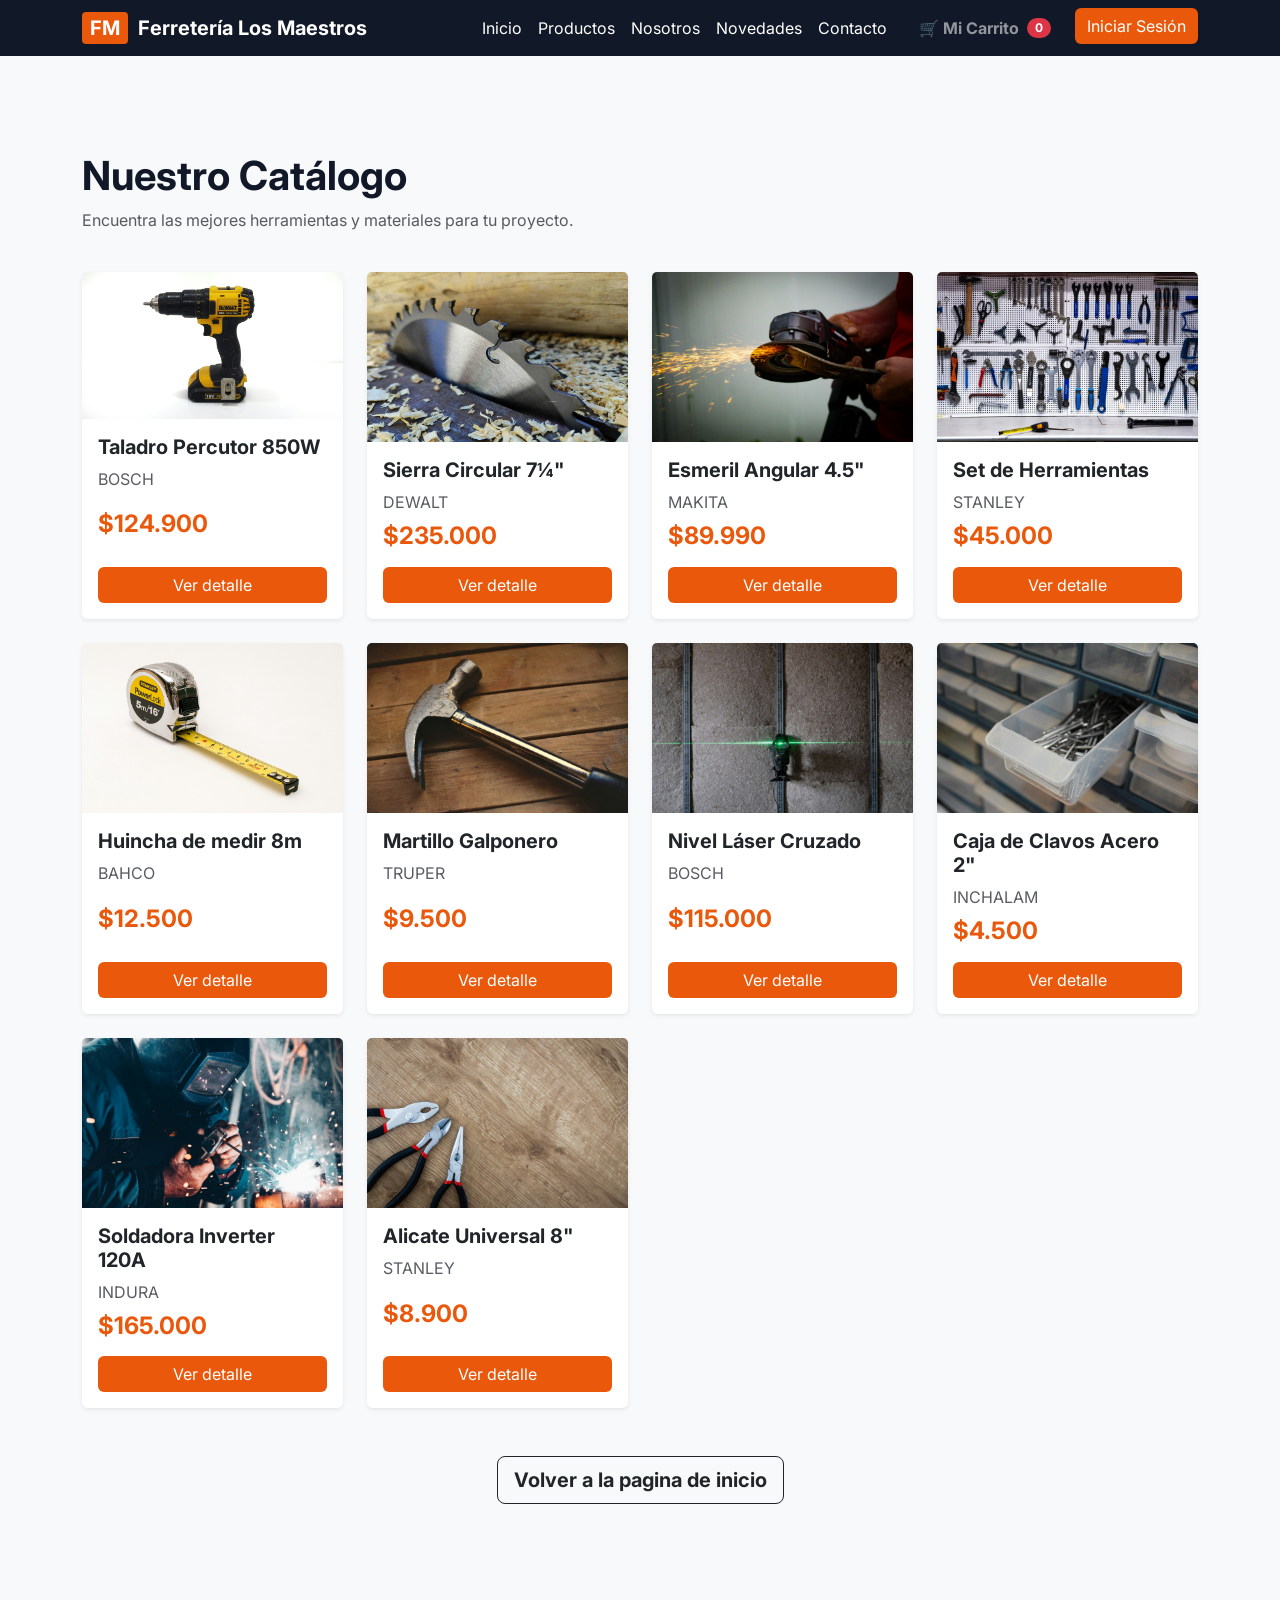
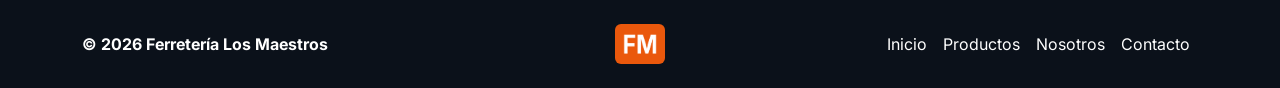
<file: checkout.html>
<!doctype html>
<html lang="en">
    <head>
        <meta charset="UTF-8" />
        <meta name="viewport" content="width=device-width, initial-scale=1.0" />
        <title>Catálogo - Ferretería Los Maestros</title>

        <!-- Favicon y Google Fonts -->
        <link
            rel="icon"
            href="/Ferreter-a-Los-Maestros-/img/favicon-ferreteria.png"
            type="image/png"
        />
        <link rel="preconnect" href="https://fonts.googleapis.com" />
        <link rel="preconnect" href="https://fonts.gstatic.com/" crossorigin />
        <link
            href="https://fonts.googleapis.com/css2?family=Inter:wght@400;700&display=swap"
            rel="stylesheet"
        />

        <!-- Bootstrap 5 CSS y Estilos Propios -->
        <link
            href="https://cdn.jsdelivr.net/npm/bootstrap@5.3.2/dist/css/bootstrap.min.css"
            rel="stylesheet"
        />
        <link rel="stylesheet" href="css/global.css" />
        <link rel="stylesheet" href="css/cliente.css" />

        <!-- Script -->
        <script src="js/utils.js" defer></script>
        <script src="js/cliente.js" defer></script>
    </head>
    <body class="bg-light font-inter d-flex flex-column min-vh-100">
        <!-- 4.1 ENCABEZADO Y MENÚ DE NAVEGACIÓN -->
        <header>
            <nav class="navbar navbar-expand-lg navbar-dark bg-brand-dark">
                <div class="container">
                    <a class="navbar-brand fw-bold" href="#">
                        <span class="logo-box">FM</span>
                        Ferretería Los Maestros
                    </a>

                    <button
                        class="navbar-toggler"
                        type="button"
                        data-bs-toggle="collapse"
                        data-bs-target="#navbarNav"
                    >
                        <span class="navbar-toggler-icon"></span>
                    </button>

                    <div class="collapse navbar-collapse" id="navbarNav">
                        <ul class="navbar-nav ms-auto">
                            <li class="nav-item">
                                <a
                                    class="nav-link text-white"
                                    href="index.html#inicio"
                                    >Inicio</a
                                >
                            </li>
                            <li class="nav-item">
                                <a
                                    class="nav-link text-white"
                                    href="index.html#destacados"
                                    >Productos</a
                                >
                            </li>
                            <li class="nav-item">
                                <a
                                    class="nav-link text-white"
                                    href="index.html#nosotros"
                                    >Nosotros</a
                                >
                            </li>
                            <li class="nav-item">
                                <a
                                    class="nav-link text-white"
                                    href="index.html#novedades"
                                    >Novedades</a
                                >
                            </li>
                            <li class="nav-item">
                                <a
                                    class="nav-link text-white"
                                    href="index.html#contacto"
                                    >Contacto</a
                                >
                            </li>
                            <li class="nav-item ms-lg-3">
                                <a
                                    class="nav-link text-brand-white fw-bold d-flex align-items-center"
                                    data-bs-toggle="offcanvas"
                                    href="#carritoOffcanvas"
                                    role="button"
                                    aria-controls="carritoOffcanvas"
                                >
                                    🛒 Mi Carrito
                                    <!-- Burbuja con el contador -->
                                    <span
                                        id="contador-carrito"
                                        class="badge bg-danger rounded-pill ms-2"
                                        >0</span
                                    >
                                </a>
                            </li>
                            <li class="nav-item ms-lg-3" id="menu-sesion">
                                <a class="btn btn-orange" href="login.html"
                                    >Iniciar Sesión</a
                                >
                            </li>
                        </ul>
                    </div>
                </div>
            </nav>
        </header>

        <!-- MAIN CHECKOUT (Bootstrap adaptado) -->
        <main class="container py-5 my-4 flex-grow-1">
            <div class="text-center mb-5">
                <h2 class="fw-bold text-brand-dark">Finalizar Compra</h2>
                <p class="lead text-muted">
                    Completa tus datos para confirmar el pedido y procesar el
                    pago.
                </p>
            </div>

            <div class="row g-5">
                <!-- Columna Derecha: Resumen del Carrito -->
                <div class="col-md-5 col-lg-4 order-md-last">
                    <h4
                        class="d-flex justify-content-between align-items-center mb-3"
                    >
                        <span class="text-brand-orange fw-bold"
                            >Tu carrito</span
                        >
                        <span
                            class="badge bg-brand-orange rounded-pill"
                            id="checkout-badge"
                            >0</span
                        >
                    </h4>
                    <ul class="list-group mb-3 shadow-sm" id="checkout-lista">
                        <!-- JS inyectará los items aquí -->
                    </ul>
                    <div
                        class="d-flex justify-content-between p-3 bg-white border rounded shadow-sm"
                    >
                        <span class="fw-bold">Total (CLP)</span>
                        <strong class="text-brand-dark fs-5" id="checkout-total"
                            >$0</strong
                        >
                    </div>
                </div>

                <!-- Columna Izquierda: Formulario de Datos -->
                <div class="col-md-7 col-lg-8">
                    <h4 class="mb-3 fw-bold">Dirección de Envío</h4>
                    <form
                        class="needs-validation bg-white p-4 rounded shadow-sm border"
                        id="form-checkout"
                    >
                        <div class="row g-3">
                            <div class="col-sm-6">
                                <label
                                    for="checkout-nombre"
                                    class="form-label fw-bold"
                                    >Nombre</label
                                >
                                <input
                                    type="text"
                                    class="form-control"
                                    id="checkout-nombre"
                                    required
                                />
                            </div>
                            <div class="col-sm-6">
                                <label
                                    for="checkout-apellidos"
                                    class="form-label fw-bold"
                                    >Apellidos</label
                                >
                                <input
                                    type="text"
                                    class="form-control"
                                    id="checkout-apellidos"
                                    required
                                />
                            </div>
                            <div class="col-12">
                                <label
                                    for="checkout-correo"
                                    class="form-label fw-bold"
                                    >Correo Electrónico</label
                                >
                                <input
                                    type="email"
                                    class="form-control"
                                    id="checkout-correo"
                                    placeholder="correo@ejemplo.com"
                                    required
                                />
                            </div>
                            <div class="col-12">
                                <label
                                    for="checkout-direccion"
                                    class="form-label fw-bold"
                                    >Dirección</label
                                >
                                <input
                                    type="text"
                                    class="form-control"
                                    id="checkout-direccion"
                                    placeholder="Ej: Avenida Los Maestros 123"
                                    required
                                />
                            </div>
                            <div class="col-md-6">
                                <label
                                    for="checkout-region"
                                    class="form-label fw-bold"
                                    >Región</label
                                >
                                <select
                                    class="form-select"
                                    id="checkout-region"
                                    required
                                >
                                    <option value="" selected disabled>
                                        Selecciona una región
                                    </option>
                                </select>
                            </div>
                            <div class="col-md-6">
                                <label
                                    for="checkout-comuna"
                                    class="form-label fw-bold"
                                    >Comuna</label
                                >
                                <select
                                    class="form-select"
                                    id="checkout-comuna"
                                    required
                                    disabled
                                >
                                    <option value="" selected>
                                        Selecciona primero una región
                                    </option>
                                </select>
                            </div>
                        </div>

                        <hr class="my-4" />

                        <h4 class="mb-3 fw-bold">Pago Seguro (Simulación)</h4>
                        <div class="row gy-3">
                            <div class="col-md-6">
                                <label class="form-label text-muted"
                                    >Nombre en la tarjeta</label
                                >
                                <input
                                    type="text"
                                    class="form-control"
                                    required
                                />
                            </div>
                            <div class="col-md-6">
                                <label class="form-label text-muted"
                                    >Número de la tarjeta</label
                                >
                                <input
                                    type="text"
                                    class="form-control"
                                    maxlength="16"
                                    inputmode="numeric"
                                    pattern="[0-9]{16}"
                                    required
                                />
                            </div>
                            <div class="col-md-3">
                                <label class="form-label text-muted"
                                    >Vencimiento</label
                                >
                                <input
                                    type="text"
                                    class="form-control"
                                    placeholder="MM/YY"
                                    maxlength="5"
                                    required
                                />
                            </div>
                            <div class="col-md-3">
                                <label class="form-label text-muted">CVV</label>
                                <input
                                    type="password"
                                    class="form-control"
                                    maxlength="3"
                                    required
                                />
                            </div>
                        </div>

                        <hr class="my-4" />
                        <button
                            class="w-100 btn btn-success btn-lg fw-bold"
                            type="submit"
                        >
                            Confirmar y Pagar
                        </button>
                    </form>
                </div>
            </div>
        </main>

        <!-- Menú Lateral: Carrito (Offcanvas) -->
        <div
            class="offcanvas offcanvas-end"
            tabindex="-1"
            id="carritoOffcanvas"
            aria-labelledby="carritoOffcanvasLabel"
        >
            <div class="offcanvas-header bg-brand-dark text-white">
                <h5
                    class="offcanvas-title fw-bold d-flex align-items-center"
                    id="carritoOffcanvasLabel"
                >
                    Mi Lista de Productos
                    <span
                        id="contador-offcanvas"
                        class="badge bg-secondary ms-2"
                        >0</span
                    >
                </h5>
                <button
                    type="button"
                    class="btn-close btn-close-white"
                    data-bs-dismiss="offcanvas"
                    aria-label="Close"
                ></button>
            </div>
            <div class="offcanvas-body d-flex flex-column">
                <!-- Aquí JavaScript inyectará los productos -->
                <div
                    id="contenedor-items-carrito"
                    class="flex-grow-1 overflow-auto"
                >
                    <p class="text-muted text-center mt-4">
                        Tu carrito está vacío.
                    </p>
                </div>

                <!-- Sección de Total -->
                <div class="mt-auto pt-3 border-top">
                    <div
                        class="d-flex justify-content-between align-items-center mb-3"
                    >
                        <h5 class="fw-bold mb-0">Total:</h5>
                        <h4
                            class="fw-bold text-brand-orange mb-0"
                            id="total-carrito"
                        >
                            $0
                        </h4>
                    </div>
                    <button
                        class="btn btn-outline-danger w-100 fw-bold"
                        onclick="vaciarCarrito()"
                    >
                        Vaciar Lista
                    </button>
                    <button
                        class="btn btn-success w-100 fw-bold mt-2"
                        onclick="window.location.href = 'checkout.html'"
                    >
                        Pagar
                    </button>
                </div>
            </div>
        </div>

        <!-- PIE DE PÁGINA -->
        <footer class="footer-custom bg-brand-dark py-4">
            <div
                class="container d-flex flex-wrap justify-content-between align-items-center"
            >
                <!-- Columna Izquierda: Copyright -->
                <p class="col-md-4 mb-0 fw-bold text-white">
                    © 2026 Ferretería Los Maestros
                </p>

                <!-- Columna Central: Logo -->
                <a
                    href="index.html"
                    class="col-md-4 d-flex align-items-center justify-content-center mb-3 mb-md-0 me-md-auto text-decoration-none"
                >
                    <img
                        src="img/favicon-ferreteria.png"
                        alt="Logo FM"
                        width="50"
                        height="40"
                        class="rounded"
                    />
                </a>

                <!-- Columna Derecha: Enlaces de navegación -->
                <ul class="nav col-md-4 justify-content-end">
                    <li class="nav-item">
                        <a
                            href="index.html#inicio"
                            class="nav-link px-2 text-white"
                            >Inicio</a
                        >
                    </li>
                    <li class="nav-item">
                        <a href="catalogo.html" class="nav-link px-2 text-white"
                            >Productos</a
                        >
                    </li>
                    <li class="nav-item">
                        <a
                            href="index.html#nosotros"
                            class="nav-link px-2 text-white"
                            >Nosotros</a
                        >
                    </li>
                    <li class="nav-item">
                        <a
                            href="index.html#contacto"
                            class="nav-link px-2 text-white"
                            >Contacto</a
                        >
                    </li>
                </ul>
            </div>
        </footer>
        <script src="https://cdn.jsdelivr.net/npm/bootstrap@5.3.2/dist/js/bootstrap.bundle.min.js"></script>
    </body>
</html>
</file>
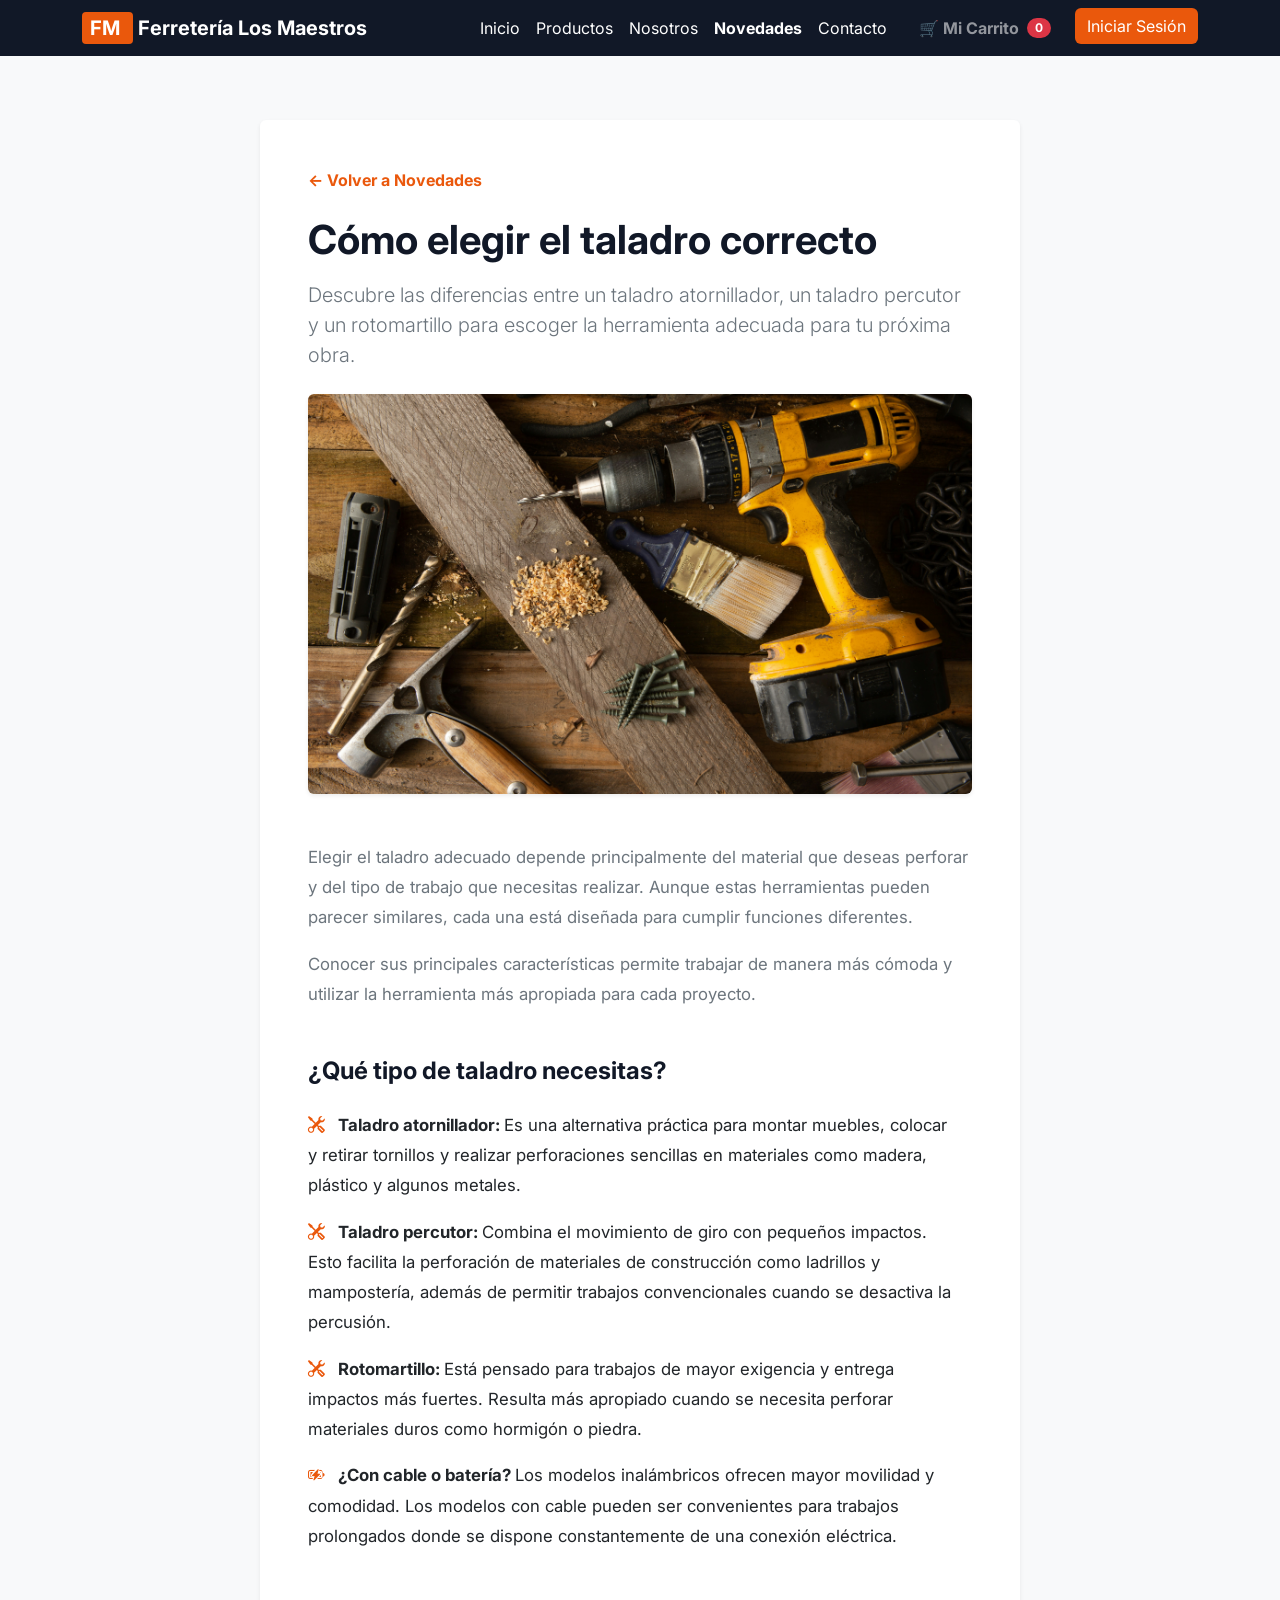
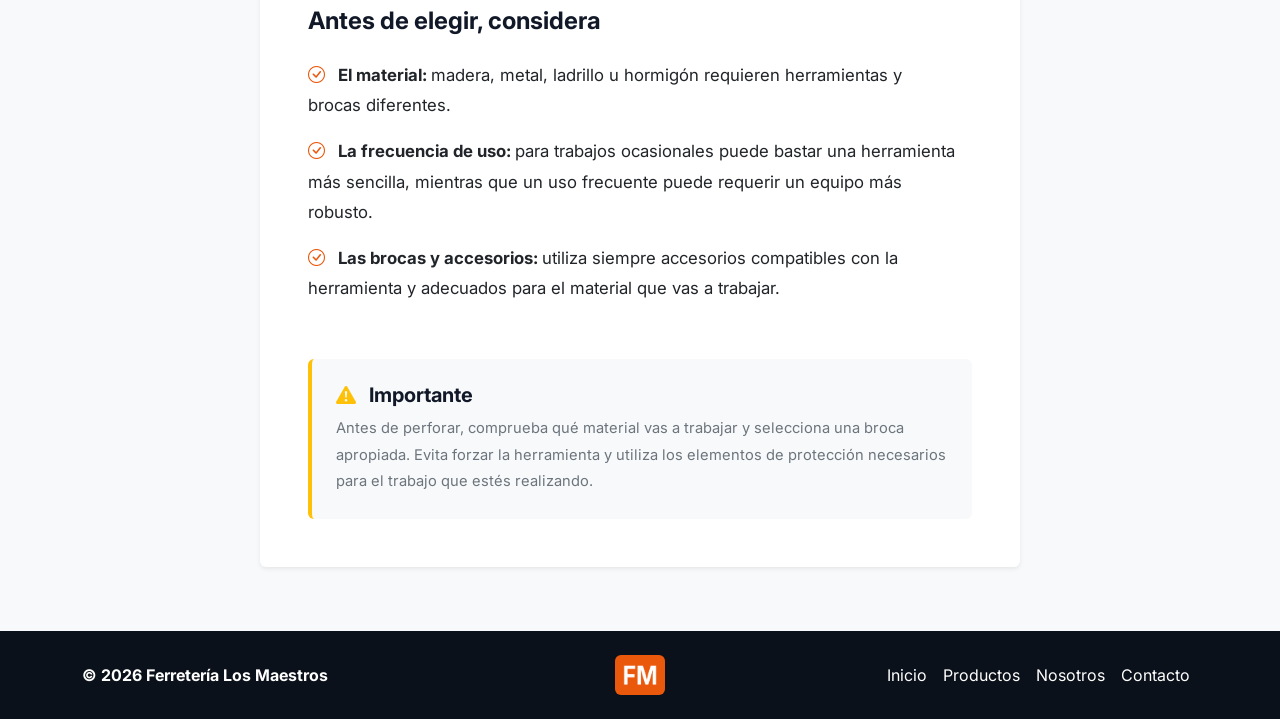
<file: consejo-taladro.html>
<!doctype html>
<html lang="es">
    <head>
        <meta charset="UTF-8" />

        <meta
            name="viewport"
            content="width=device-width, initial-scale=1.0"
        />

        <title>
            Cómo elegir el taladro correcto | Ferretería Los Maestros
        </title>

        <!-- Favicon -->
        <link
            rel="icon"
            href="img/favicon-ferreteria.png"
            type="image/png"
        />

        <!-- Google Fonts -->
        <link
            rel="preconnect"
            href="https://fonts.googleapis.com"
        />

        <link
            rel="preconnect"
            href="https://fonts.gstatic.com"
            crossorigin
        />

        <link
            href="https://fonts.googleapis.com/css2?family=Inter:wght@400;700&display=swap"
            rel="stylesheet"
        />

        <!-- Bootstrap 5 CSS -->
        <link
            href="https://cdn.jsdelivr.net/npm/bootstrap@5.3.2/dist/css/bootstrap.min.css"
            rel="stylesheet"
        />

        <!-- Bootstrap Icons -->
        <link
            rel="stylesheet"
            href="https://cdn.jsdelivr.net/npm/bootstrap-icons@1.11.3/font/bootstrap-icons.min.css"
        />

        <!-- Estilos del proyecto -->
        <link
            rel="stylesheet"
            href="css/global.css"
        />

        <link
            rel="stylesheet"
            href="css/cliente.css"
        />

        <!-- JavaScript de las vistas públicas -->
        <script
            src="js/cliente.js"
            defer
        ></script>
    </head>

    <body class="bg-light font-inter d-flex flex-column min-vh-100">

        <!-- ENCABEZADO Y MENÚ DE NAVEGACIÓN -->
        <header>

            <nav
                class="navbar navbar-expand-lg navbar-dark bg-brand-dark"
            >

                <div class="container">

                    <!-- Logo y nombre -->
                    <a
                        class="navbar-brand fw-bold"
                        href="index.html"
                    >
                        <span class="logo-box">
                            FM
                        </span>

                        Ferretería Los Maestros
                    </a>


                    <!-- Botón del menú responsive -->
                    <button
                        class="navbar-toggler"
                        type="button"
                        data-bs-toggle="collapse"
                        data-bs-target="#navbarNav"
                        aria-controls="navbarNav"
                        aria-expanded="false"
                        aria-label="Abrir menú de navegación"
                    >
                        <span class="navbar-toggler-icon"></span>
                    </button>


                    <!-- Enlaces de navegación -->
                    <div
                        class="collapse navbar-collapse"
                        id="navbarNav"
                    >

                        <ul class="navbar-nav ms-auto">

                            <li class="nav-item">
                                <a
                                    class="nav-link text-white"
                                    href="index.html#inicio"
                                >
                                    Inicio
                                </a>
                            </li>


                            <li class="nav-item">
                                <a
                                    class="nav-link text-white"
                                    href="index.html#destacados"
                                >
                                    Productos
                                </a>
                            </li>


                            <li class="nav-item">
                                <a
                                    class="nav-link text-white"
                                    href="index.html#nosotros"
                                >
                                    Nosotros
                                </a>
                            </li>


                            <li class="nav-item">
                                <a
                                    class="nav-link text-white fw-bold"
                                    href="index.html#novedades"
                                >
                                    Novedades
                                </a>
                            </li>


                            <li class="nav-item">
                                <a
                                    class="nav-link text-white"
                                    href="index.html#contacto"
                                >
                                    Contacto
                                </a>
                            </li>


                            <!-- Carrito -->
                            <li class="nav-item ms-lg-3">

                                <a
                                    class="nav-link text-brand-white fw-bold d-flex align-items-center"
                                    data-bs-toggle="offcanvas"
                                    href="#carritoOffcanvas"
                                    role="button"
                                    aria-controls="carritoOffcanvas"
                                >
                                    🛒 Mi Carrito

                                    <span
                                        id="contador-carrito"
                                        class="badge bg-danger rounded-pill ms-2"
                                    >
                                        0
                                    </span>
                                </a>

                            </li>


                            <!-- Sesión -->
                            <li
                                class="nav-item ms-lg-3"
                                id="menu-sesion"
                            >
                                <a
                                    class="btn btn-orange"
                                    href="login.html"
                                >
                                    Iniciar Sesión
                                </a>
                            </li>

                        </ul>

                    </div>

                </div>

            </nav>

        </header>


        <!-- CONTENIDO PRINCIPAL -->
        <main class="container py-5 my-3 flex-grow-1">

            <div class="row justify-content-center">

                <article
                    class="col-lg-8 bg-white p-4 p-md-5 rounded shadow-sm"
                >

                    <!-- VOLVER A NOVEDADES -->
                    <div class="mb-4">

                        <a
                            href="index.html#novedades"
                            class="text-decoration-none text-brand-orange fw-bold"
                        >
                            &larr; Volver a Novedades
                        </a>

                    </div>


                    <!-- TÍTULO DEL CONSEJO -->
                    <h1
                        class="fw-bold text-brand-dark mb-3"
                    >
                        Cómo elegir el taladro correcto
                    </h1>


                    <!-- DESCRIPCIÓN -->
                    <p class="lead text-secondary mb-4">

                        Descubre las diferencias entre un taladro
                        atornillador, un taladro percutor y un
                        rotomartillo para escoger la herramienta
                        adecuada para tu próxima obra.

                    </p>


                    <!-- IMAGEN PRINCIPAL -->
                    <img
                        src="img/taladro-consejos-1.jpg"
                        alt="Taladro junto a diferentes herramientas de trabajo"
                        class="img-fluid rounded shadow-sm mb-5 w-100"
                        style="max-height: 400px; object-fit: cover"
                    />


                    <!-- CONTENIDO DEL CONSEJO -->
                    <div
                        class="text-secondary"
                        style="line-height: 1.8; font-size: 1.05rem"
                    >

                        <!-- INTRODUCCIÓN -->
                        <p>

                            Elegir el taladro adecuado depende principalmente
                            del material que deseas perforar y del tipo de
                            trabajo que necesitas realizar. Aunque estas
                            herramientas pueden parecer similares, cada una
                            está diseñada para cumplir funciones diferentes.

                        </p>

                        <p>

                            Conocer sus principales características permite
                            trabajar de manera más cómoda y utilizar la
                            herramienta más apropiada para cada proyecto.

                        </p>


                        <!-- TIPOS DE TALADRO -->
                        <h4
                            class="fw-bold text-brand-dark mt-5 mb-3"
                        >
                            ¿Qué tipo de taladro necesitas?
                        </h4>


                        <ul
                            class="list-group list-group-flush mb-4"
                        >

                            <!-- Taladro atornillador -->
                            <li
                                class="list-group-item border-0 ps-0"
                            >

                                <i
                                    class="bi bi-tools text-brand-orange me-2"
                                    aria-hidden="true"
                                ></i>

                                <strong>
                                    Taladro atornillador:
                                </strong>

                                Es una alternativa práctica para montar
                                muebles, colocar y retirar tornillos y realizar
                                perforaciones sencillas en materiales como
                                madera, plástico y algunos metales.

                            </li>


                            <!-- Taladro percutor -->
                            <li
                                class="list-group-item border-0 ps-0"
                            >

                                <i
                                    class="bi bi-tools text-brand-orange me-2"
                                    aria-hidden="true"
                                ></i>

                                <strong>
                                    Taladro percutor:
                                </strong>

                                Combina el movimiento de giro con pequeños
                                impactos. Esto facilita la perforación de
                                materiales de construcción como ladrillos y
                                mampostería, además de permitir trabajos
                                convencionales cuando se desactiva la
                                percusión.

                            </li>


                            <!-- Rotomartillo -->
                            <li
                                class="list-group-item border-0 ps-0"
                            >

                                <i
                                    class="bi bi-tools text-brand-orange me-2"
                                    aria-hidden="true"
                                ></i>

                                <strong>
                                    Rotomartillo:
                                </strong>

                                Está pensado para trabajos de mayor exigencia
                                y entrega impactos más fuertes. Resulta más
                                apropiado cuando se necesita perforar
                                materiales duros como hormigón o piedra.

                            </li>


                            <!-- Cable o batería -->
                            <li
                                class="list-group-item border-0 ps-0"
                            >

                                <i
                                    class="bi bi-battery-charging text-brand-orange me-2"
                                    aria-hidden="true"
                                ></i>

                                <strong>
                                    ¿Con cable o batería?
                                </strong>

                                Los modelos inalámbricos ofrecen mayor
                                movilidad y comodidad. Los modelos con cable
                                pueden ser convenientes para trabajos
                                prolongados donde se dispone constantemente
                                de una conexión eléctrica.

                            </li>

                        </ul>


                        <!-- QUÉ REVISAR ANTES DE ELEGIR -->
                        <h4
                            class="fw-bold text-brand-dark mt-5 mb-3"
                        >
                            Antes de elegir, considera
                        </h4>


                        <ul
                            class="list-group list-group-flush mb-4"
                        >

                            <li
                                class="list-group-item border-0 ps-0"
                            >
                                <i
                                    class="bi bi-check-circle text-brand-orange me-2"
                                    aria-hidden="true"
                                ></i>

                                <strong>
                                    El material:
                                </strong>

                                madera, metal, ladrillo u hormigón requieren
                                herramientas y brocas diferentes.
                            </li>


                            <li
                                class="list-group-item border-0 ps-0"
                            >
                                <i
                                    class="bi bi-check-circle text-brand-orange me-2"
                                    aria-hidden="true"
                                ></i>

                                <strong>
                                    La frecuencia de uso:
                                </strong>

                                para trabajos ocasionales puede bastar una
                                herramienta más sencilla, mientras que un uso
                                frecuente puede requerir un equipo más robusto.
                            </li>


                            <li
                                class="list-group-item border-0 ps-0"
                            >
                                <i
                                    class="bi bi-check-circle text-brand-orange me-2"
                                    aria-hidden="true"
                                ></i>

                                <strong>
                                    Las brocas y accesorios:
                                </strong>

                                utiliza siempre accesorios compatibles con
                                la herramienta y adecuados para el material
                                que vas a trabajar.
                            </li>

                        </ul>


                        <!-- RECOMENDACIÓN IMPORTANTE -->
                        <div
                            class="p-4 mt-5 bg-light border-start border-4 border-warning rounded"
                        >

                            <h5 class="fw-bold text-brand-dark">

                                <i
                                    class="bi bi-exclamation-triangle-fill text-warning me-2"
                                    aria-hidden="true"
                                ></i>

                                Importante

                            </h5>


                            <p class="mb-0 small">

                                Antes de perforar, comprueba qué material vas
                                a trabajar y selecciona una broca apropiada.
                                Evita forzar la herramienta y utiliza los
                                elementos de protección necesarios para el
                                trabajo que estés realizando.

                            </p>

                        </div>

                    </div>

                </article>

            </div>

        </main>


        <!-- CARRITO LATERAL -->
        <div
            class="offcanvas offcanvas-end"
            tabindex="-1"
            id="carritoOffcanvas"
            aria-labelledby="carritoOffcanvasLabel"
        >

            <!-- Encabezado del carrito -->
            <div
                class="offcanvas-header bg-brand-dark text-white"
            >

                <h5
                    class="offcanvas-title fw-bold d-flex align-items-center"
                    id="carritoOffcanvasLabel"
                >
                    Mi Lista de Productos

                    <span
                        id="contador-offcanvas"
                        class="badge bg-secondary ms-2"
                    >
                        0
                    </span>
                </h5>


                <button
                    type="button"
                    class="btn-close btn-close-white"
                    data-bs-dismiss="offcanvas"
                    aria-label="Cerrar carrito"
                ></button>

            </div>


            <!-- Contenido del carrito -->
            <div
                class="offcanvas-body d-flex flex-column"
            >

                <!-- Productos agregados -->
                <div
                    id="contenedor-items-carrito"
                    class="flex-grow-1 overflow-auto"
                >

                    <p
                        class="text-muted text-center mt-4"
                    >
                        Tu carrito está vacío.
                    </p>

                </div>


                <!-- Total y acciones -->
                <div
                    class="mt-auto pt-3 border-top"
                >

                    <div
                        class="d-flex justify-content-between align-items-center mb-3"
                    >

                        <h5 class="fw-bold mb-0">
                            Total:
                        </h5>

                        <h4
                            class="fw-bold text-brand-orange mb-0"
                            id="total-carrito"
                        >
                            $0
                        </h4>

                    </div>


                    <button
                        class="btn btn-outline-danger w-100 fw-bold"
                        onclick="vaciarCarrito()"
                    >
                        Vaciar Lista
                    </button>


                    <button
                        class="btn btn-success w-100 fw-bold mt-2"
                        onclick="window.location.href = 'checkout.html'"
                    >
                        Pagar
                    </button>

                </div>

            </div>

        </div>


        <!-- PIE DE PÁGINA -->
        <footer
            class="footer-custom bg-brand-dark py-4 mt-auto"
        >

            <div
                class="container d-flex flex-wrap justify-content-between align-items-center"
            >

                <!-- Copyright -->
                <p
                    class="col-md-4 mb-0 fw-bold text-white"
                >
                    © 2026 Ferretería Los Maestros
                </p>


                <!-- Logo -->
                <a
                    href="index.html"
                    class="col-md-4 d-flex align-items-center justify-content-center mb-3 mb-md-0 me-md-auto text-decoration-none"
                >

                    <img
                        src="img/favicon-ferreteria.png"
                        alt="Logo FM"
                        width="50"
                        height="40"
                        class="rounded"
                    />

                </a>


                <!-- Navegación inferior -->
                <ul
                    class="nav col-md-4 justify-content-end"
                >

                    <li class="nav-item">
                        <a
                            href="index.html#inicio"
                            class="nav-link px-2 text-white"
                        >
                            Inicio
                        </a>
                    </li>


                    <li class="nav-item">
                        <a
                            href="catalogo.html"
                            class="nav-link px-2 text-white"
                        >
                            Productos
                        </a>
                    </li>


                    <li class="nav-item">
                        <a
                            href="index.html#nosotros"
                            class="nav-link px-2 text-white"
                        >
                            Nosotros
                        </a>
                    </li>


                    <li class="nav-item">
                        <a
                            href="index.html#contacto"
                            class="nav-link px-2 text-white"
                        >
                            Contacto
                        </a>
                    </li>

                </ul>

            </div>

        </footer>


        <!-- Bootstrap JavaScript -->
        <script
            src="https://cdn.jsdelivr.net/npm/bootstrap@5.3.2/dist/js/bootstrap.bundle.min.js"
        ></script>

    </body>
</html>
</file>
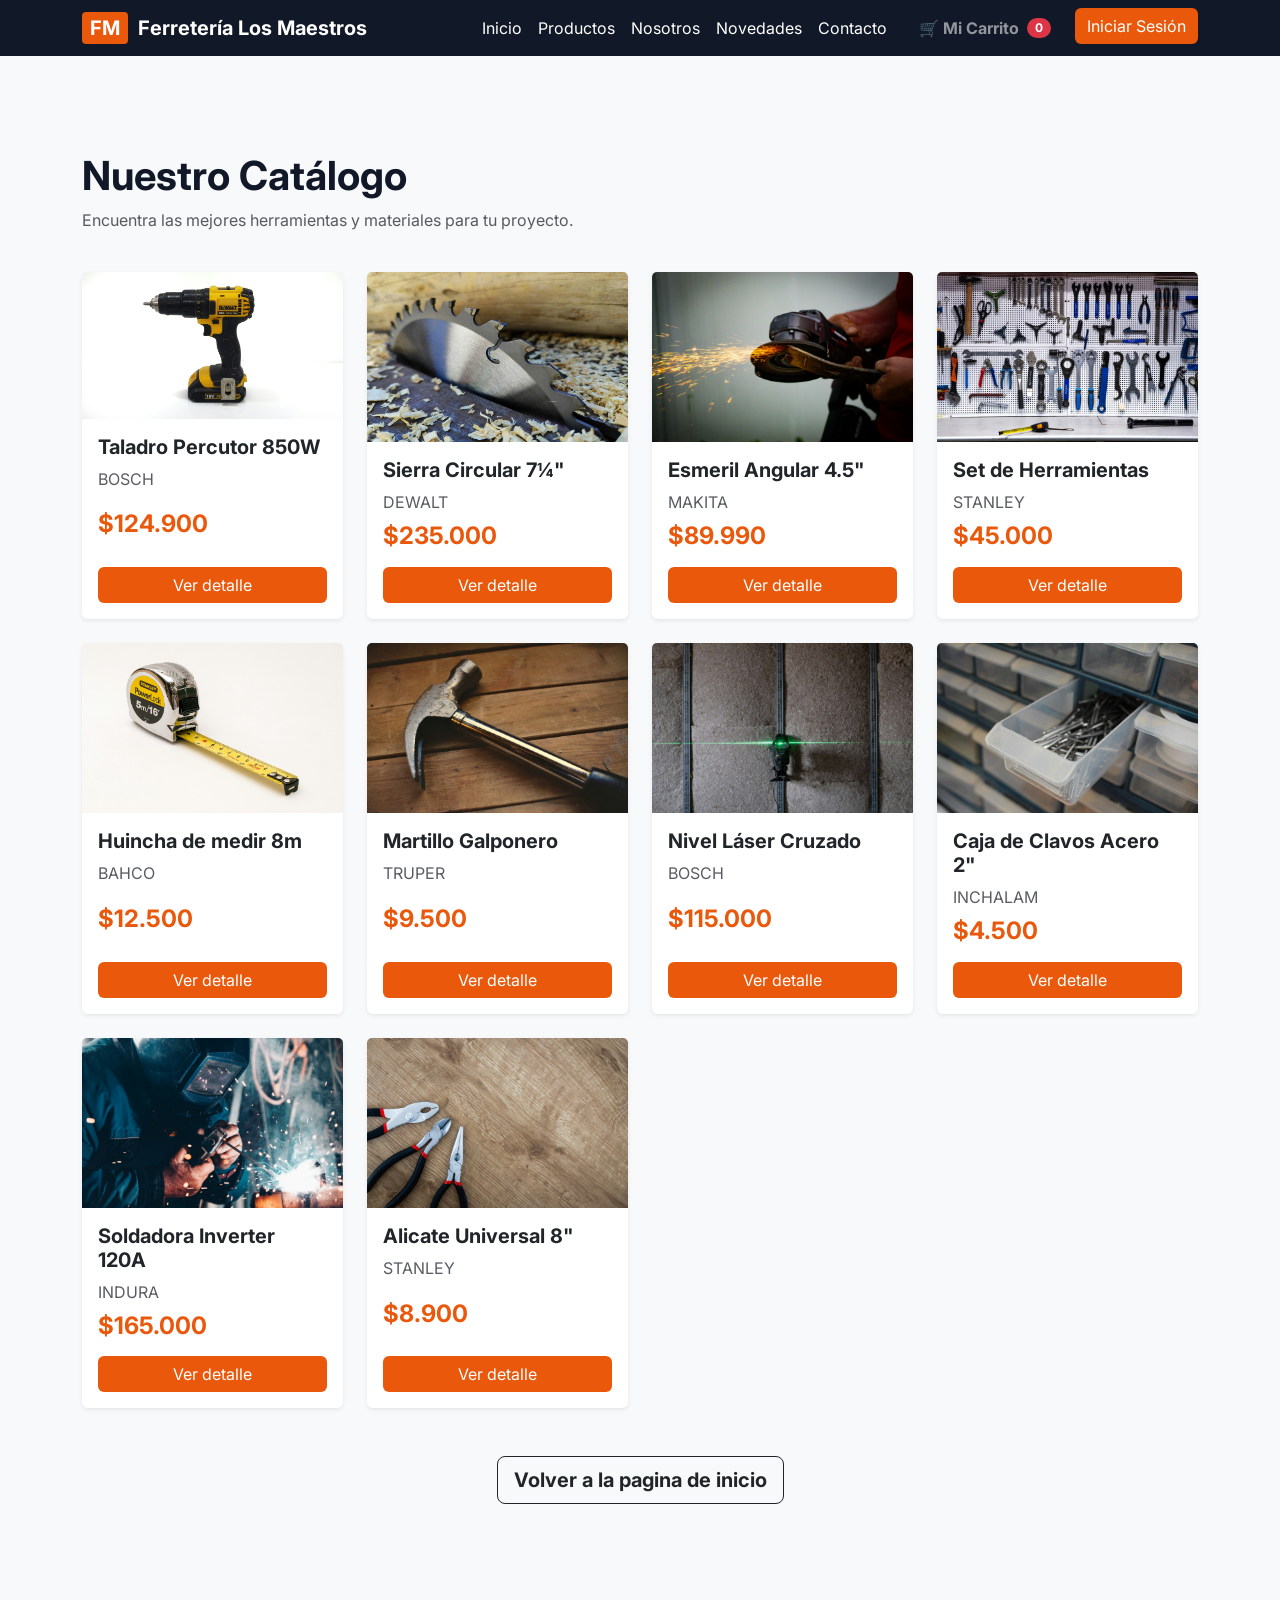
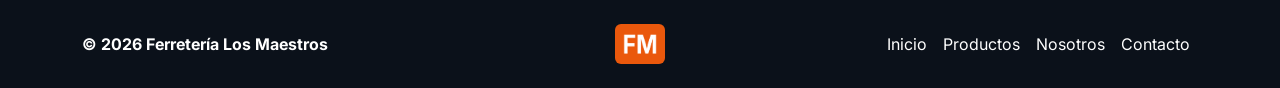
<file: detalle.html>
<!doctype html>
<html lang="es">
    <head>
        <meta charset="UTF-8" />
        <meta name="viewport" content="width=device-width, initial-scale=1.0" />
        <title>Detalle de Producto - Ferretería Los Maestros</title>

        <link rel="icon" href="img/favicon-ferreteria.png" type="image/png" />
        <link rel="preconnect" href="https://fonts.googleapis.com" />
        <link rel="preconnect" href="https://fonts.gstatic.com/" crossorigin />
        <link
            href="https://fonts.googleapis.com/css2?family=Inter:wght@400;700&display=swap"
            rel="stylesheet"
        />

        <!-- Bootstrap 5 CSS y Estilos -->
        <link
            href="https://cdn.jsdelivr.net/npm/bootstrap@5.3.2/dist/css/bootstrap.min.css"
            rel="stylesheet"
        />
        <link rel="stylesheet" href="css/global.css" />
        <link rel="stylesheet" href="css/cliente.css" />

        <!-- Script -->
        <script src="js/cliente.js" defer></script>
    </head>
    <body class="bg-light font-inter d-flex flex-column min-vh-100">
        <!-- 4.1 ENCABEZADO Y MENÚ DE NAVEGACIÓN -->
        <header>
            <nav class="navbar navbar-expand-lg navbar-dark bg-brand-dark">
                <div class="container">
                    <a class="navbar-brand fw-bold" href="#">
                        <span class="logo-box">FM</span>
                        Ferretería Los Maestros
                    </a>

                    <button
                        class="navbar-toggler"
                        type="button"
                        data-bs-toggle="collapse"
                        data-bs-target="#navbarNav"
                    >
                        <span class="navbar-toggler-icon"></span>
                    </button>

                    <div class="collapse navbar-collapse" id="navbarNav">
                        <ul class="navbar-nav ms-auto">
                            <li class="nav-item">
                                <a
                                    class="nav-link text-white"
                                    href="index.html#inicio"
                                    >Inicio</a
                                >
                            </li>
                            <li class="nav-item">
                                <a
                                    class="nav-link text-white"
                                    href="index.html#destacados"
                                    >Productos</a
                                >
                            </li>
                            <li class="nav-item">
                                <a
                                    class="nav-link text-white"
                                    href="index.html#nosotros"
                                    >Nosotros</a
                                >
                            </li>
                            <li class="nav-item">
                                <a
                                    class="nav-link text-white"
                                    href="index.html#novedades"
                                    >Novedades</a
                                >
                            </li>
                            <li class="nav-item">
                                <a
                                    class="nav-link text-white"
                                    href="index.html#contacto"
                                    >Contacto</a
                                >
                            </li>
                            <li class="nav-item ms-lg-3">
                                <a
                                    class="nav-link text-brand-white fw-bold d-flex align-items-center"
                                    data-bs-toggle="offcanvas"
                                    href="#carritoOffcanvas"
                                    role="button"
                                    aria-controls="carritoOffcanvas"
                                >
                                    🛒 Mi Carrito
                                    <!-- Burbuja con el contador -->
                                    <span
                                        id="contador-carrito"
                                        class="badge bg-danger rounded-pill ms-2"
                                        >0</span
                                    >
                                </a>
                            </li>
                            <li class="nav-item ms-lg-3" id="menu-sesion">
                                <a class="btn btn-orange" href="login.html"
                                    >Iniciar Sesión</a
                                >
                            </li>
                        </ul>
                    </div>
                </div>
            </nav>
        </header>

        <main class="container py-5 my-5 flex-grow-1">
            <div class="mb-4">
                <a
                    href="catalogo.html"
                    class="text-decoration-none text-brand-orange fw-bold"
                    >&larr; Volver al catálogo</a
                >
            </div>

            <div
                class="row bg-white p-4 p-md-5 rounded shadow-sm align-items-center"
            >
                <!-- Columna Izquierda: Imagen -->
                <div class="col-md-6 text-center mb-4 mb-md-0">
                    <img
                        id="detalle-imagen"
                        src=""
                        alt="Imagen del producto"
                        class="img-fluid rounded"
                        style="max-height: 400px"
                    />
                </div>

                <!-- Columna Derecha: Información -->
                <div class="col-md-6">
                    <p
                        id="detalle-marca"
                        class="text-muted text-uppercase fw-bold mb-1"
                    ></p>
                    <h1
                        id="detalle-nombre"
                        class="fw-bold text-brand-dark mb-3"
                    ></h1>
                    <h2
                        id="detalle-precio"
                        class="fw-bold text-brand-orange mb-4"
                    ></h2>

                    <h5 class="fw-bold mb-2">Descripción del producto</h5>
                    <p id="detalle-descripcion" class="text-muted mb-4"></p>

                    <!-- Este botón servirá para la siguiente parte de la rúbrica (la lista de selección) -->
                    <button
                        class="btn btn-brand-dark btn-lg w-100 fw-bold"
                        onclick="agregarCarrito()"
                    >
                        Agregar a mi lista
                    </button>
                </div>
            </div>
        </main>

        <!-- Menú Lateral: Carrito (Offcanvas) -->
        <div
            class="offcanvas offcanvas-end"
            tabindex="-1"
            id="carritoOffcanvas"
            aria-labelledby="carritoOffcanvasLabel"
        >
            <div class="offcanvas-header bg-brand-dark text-white">
                <h5
                    class="offcanvas-title fw-bold d-flex align-items-center"
                    id="carritoOffcanvasLabel"
                >
                    Mi Lista de Productos
                    <span
                        id="contador-offcanvas"
                        class="badge bg-secondary ms-2"
                        >0</span
                    >
                </h5>
                <button
                    type="button"
                    class="btn-close btn-close-white"
                    data-bs-dismiss="offcanvas"
                    aria-label="Close"
                ></button>
            </div>
            <div class="offcanvas-body d-flex flex-column">
                <!-- Aquí JavaScript inyectará los productos -->
                <div
                    id="contenedor-items-carrito"
                    class="flex-grow-1 overflow-auto"
                >
                    <p class="text-muted text-center mt-4">
                        Tu carrito está vacío.
                    </p>
                </div>

                <!-- Sección de Total -->
                <div class="mt-auto pt-3 border-top">
                    <div
                        class="d-flex justify-content-between align-items-center mb-3"
                    >
                        <h5 class="fw-bold mb-0">Total:</h5>
                        <h4
                            class="fw-bold text-brand-orange mb-0"
                            id="total-carrito"
                        >
                            $0
                        </h4>
                    </div>
                    <button
                        class="btn btn-outline-danger w-100 fw-bold"
                        onclick="vaciarCarrito()"
                    >
                        Vaciar Lista
                    </button>
                    <button
                        class="btn btn-success w-100 fw-bold mt-2"
                        onclick="window.location.href = 'checkout.html'"
                    >
                        Pagar
                    </button>
                </div>
            </div>
        </div>

        <!-- PIE DE PÁGINA -->
        <footer class="footer-custom bg-brand-dark py-4">
            <div
                class="container d-flex flex-wrap justify-content-between align-items-center"
            >
                <!-- Columna Izquierda: Copyright -->
                <p class="col-md-4 mb-0 fw-bold text-white">
                    © 2026 Ferretería Los Maestros
                </p>

                <!-- Columna Central: Logo -->
                <a
                    href="index.html"
                    class="col-md-4 d-flex align-items-center justify-content-center mb-3 mb-md-0 me-md-auto text-decoration-none"
                >
                    <img
                        src="img/favicon-ferreteria.png"
                        alt="Logo FM"
                        width="50"
                        height="40"
                        class="rounded"
                    />
                </a>

                <!-- Columna Derecha: Enlaces de navegación -->
                <ul class="nav col-md-4 justify-content-end">
                    <li class="nav-item">
                        <a
                            href="index.html#inicio"
                            class="nav-link px-2 text-white"
                            >Inicio</a
                        >
                    </li>
                    <li class="nav-item">
                        <a href="catalogo.html" class="nav-link px-2 text-white"
                            >Productos</a
                        >
                    </li>
                    <li class="nav-item">
                        <a
                            href="index.html#nosotros"
                            class="nav-link px-2 text-white"
                            >Nosotros</a
                        >
                    </li>
                    <li class="nav-item">
                        <a
                            href="index.html#contacto"
                            class="nav-link px-2 text-white"
                            >Contacto</a
                        >
                    </li>
                </ul>
            </div>
        </footer>

        <script src="https://cdn.jsdelivr.net/npm/bootstrap@5.3.2/dist/js/bootstrap.bundle.min.js"></script>
    </body>
</html>
</file>
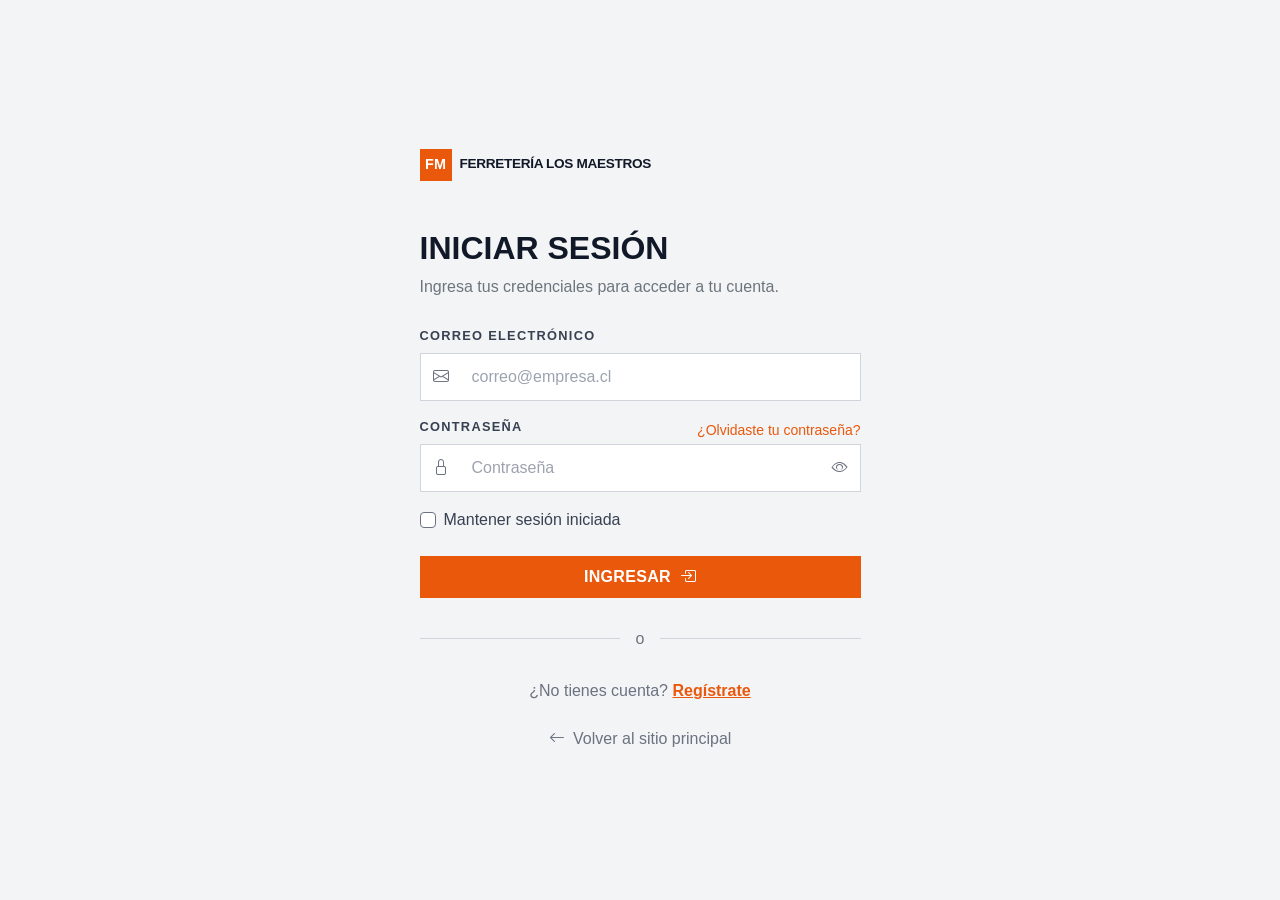
<file: login.html>
<!DOCTYPE html>
<html lang="es">
<head>
    <meta charset="UTF-8">
    <meta name="viewport" content="width=device-width, initial-scale=1.0">
    <title>Iniciar Sesión | Ferretería Los Maestros</title>
    <!-- Bootstrap -->
    <link
        href="https://cdn.jsdelivr.net/npm/bootstrap@5.3.3/dist/css/bootstrap.min.css"
        rel="stylesheet"
    >

    <!-- Bootstrap Icons -->
    <link
        rel="stylesheet"
        href="https://cdn.jsdelivr.net/npm/bootstrap-icons@1.11.3/font/bootstrap-icons.min.css"
    >

    <!-- Estilos globales del proyecto -->
    <link 
        rel="stylesheet" 
        href="css/global.css"
    >

    <!-- Estilos propios del Login -->
    <link
        rel="stylesheet"
        href="css/login.css"
    >

</head>
<body>
    <!-- Contenido Principal -->
    <main class ="container min-vh-100 d-flex align-items-center justify-content-center py-5">

        <!-- Sección de Login -->
        <section    class="row justify-content-center w-100" 
                    aria-labelledby="titulo-login">

            <article    class="col-12 col-md-8 col-lg-5">

                <!-- Encabezado -->
                <header     class="mb-4">

                    <!-- Identidad de la ferretería -->
                    <a  href="index.html"
                        class="d-inline-flex align-items-center gap-2 text-decoration-none mb-5"
                        aria-label="Ir al inicio de Ferretería Los Maestros"> 
     
                        <!-- Logo -->
                        <span   class="d-inline-flex align-items-center justify-content-center fw-bold logo-placeholder"
                                aria-hidden="true"> 
                                FM 
                        </span> 

                        <!-- Nombre de la empresa -->
                        <span   class="fw-bold text-uppercase"> 
                                Ferretería Los Maestros   
                        </span>
    
                    </a>

                    <!-- Título principal -->
                    <h1 id="titulo-login"
                        class="fw-bold mb-2">
                        Iniciar sesión 
                    </h1>
    
                    <!-- Descripción -->
                    <p  class="text-secondary mb-0">
                        Ingresa tus credenciales para acceder a tu cuenta.
                    </p>

                </header>

                <!-- Formulario Login -->
                <form id="form-login" novalidate>

                    <!-- Correo Electrónico -->   
                    <div class="mb-3">

                        <label  for="correo"
                                class="form-label fw-semibold">
                                Correo electrónico
                        </label>

                        <div class="input-group">

                            <!-- Icono correo -->
                            <span   class="input-group-text">

                                <i  class="bi bi-envelope"
                                    aria-hidden="true">
                                </i>

                            </span>

                            <!-- Campo correo -->
                            <input  type="email"
                                    class="form-control"
                                    id="correo"
                                    name="correo"
                                    placeholder="correo@empresa.cl"
                                    maxlength="100"
                                    autocomplete="email"
                                    aria-describedby="error-correo"
                                    required>
                        </div>

                        <!-- Mensaje de error para JavaScript -->
                        <small  id="error-correo"
                                class="text-danger"
                                aria-live="polite">
                        </small>

                    </div>

                    <!-- Contraseña -->
                    <div class="mb-3">

                        <!-- Título y recuperación -->
                        <div
                            class="d-flex justify-content-between align-items-center">

                            <label  for="contrasena"
                                    class="form-label fw-semibold">
                                    Contraseña
                            </label>

                            <a  href="#"
                                class="small text-decoration-none"
                                data-bs-toggle="modal"
                                data-bs-target="#modal-recuperar">
                                ¿Olvidaste tu contraseña?
                            </a>
                        
                        </div>

                        <!-- Grupo contraseña -->
                        <div class="input-group">

                            <!-- Icono candado -->
                            <span class="input-group-text">

                                <i  class="bi bi-lock"
                                    aria-hidden="true">
                                </i>
                            </span>

                            <!-- Campo contraseña -->
                            <input  type="password"
                                    class="form-control"
                                    id="contrasena"
                                    name="contrasena"
                                    placeholder="Contraseña"
                                    minlength="4"
                                    maxlength="10"
                                    autocomplete="current-password"
                                    aria-describedby="error-contrasena"
                                    required>

                            <!-- Botón -->
                            <button type="button"
                                    class="btn btn-outline-secondary"
                                    id="btn-mostrar-contrasena"
                                    aria-label="Mostrar contraseña">

                                    <i  class="bi bi-eye"
                                        aria-hidden="true">
                                    </i>

                            </button>

                        </div>
                        
                        <!-- Mensaje de error -->
                        <small  id="error-contrasena"
                                class="text-danger"
                                aria-live="polite">
                        </small> 

                    </div>

                    <!-- Mantener Sesión -->
                    <div class="form-check mb-4">
                        <input  type="checkbox"
                                class="form-check-input"
                                id="mantener-sesion"
                                name="mantener-sesion">

                        <label  for="mantener-sesion"
                                class="form-check-label">
                                Mantener sesión iniciada
                        </label>

                    </div>

                    <!-- Botón Ingresar -->
                    <button type="submit"
                            class="btn btn-primary w-100 fw-semibold py-2"
                            id="btn-ingresar">

                            Ingresar
                            <i  class="bi bi-box-arrow-in-right ms-1"
                                aria-hidden="true">
                            </i>
                    </button>

                    <!-- Separador -->
                    <div    class="d-flex align-items-center my-4"
                            aria-hidden="true">

                            <hr class="flex-grow-1">

                            <span class="mx-3 text-secondary">
                                o
                            </span>

                            <hr class="flex-grow-1">

                    </div>

                    <!-- Registro -->
                    <p  class="text-center mb-4">
                        ¿No tienes cuenta?

                        <a  href="registro.html"
                            class="fw-semibold">
                            Regístrate
                        </a>

                    </p>

                </form>

                <!-- Pie de Página -->
                <footer class="text-center">
                    <a  href="index.html"
                        class="text-decoration-none">

                        <i  class="bi bi-arrow-left me-1"
                            aria-hidden="true">
                        </i>

                        Volver al sitio principal
                    </a>

                </footer>
            </article>
        </section>
    </main>
    <!-- RECUPERAR CONTRASEÑA -->
     <section   class="modal fade"
                id="modal-recuperar"
                tabindex="-1"
                aria-labelledby="titulo-modal-recuperar"
                aria-hidden="true">

        <div class="modal-dialog modal-dialog-centered">
            <article class="modal-content">
                <!-- Encabezado -->
                <header class="modal-header">
                    <h2 class="modal-title fs-5"
                        id="titulo-modal-recuperar">
                        Recuperar contraseña
                    </h2>
                    <button type="button"
                            class="btn-close"
                            data-bs-dismiss="modal"
                            aria-label="Cerrar">
                    </button>

                </header>
                <!-- Contenido -->
                <div class="modal-body">
                    <p> 
                        Ingresa tu correo electrónico para recibir instrucciones de recuperacion
                    </p>

                    <label  for="correo-recuperacion"
                            class="form-label fw-semibold">
                            Correo electrónico
                    </label>

                    <input  type="email"
                            class="form-control"
                            id="correo-recuperacion"
                            maxlength="100"
                            placeholder="correo@ejemplo.cl">

                    <small  id="error-recuperacion"
                            class="text-danger"> 
                    </small>
                    
                    <!-- Mensaje de éxito -->
                    <div    id="mensaje-recuperacion"
                            class="alert alert-success mt-3 d-none"
                            role="alert">

                            Si el correo se encuentra registrado, recibirás instrucciones para recuperar tu contraseña.
                    </div>
                </div>

                <!-- Botones -->
                <footer class="modal-footer">

                    <button type="button"
                            class="btn btn-secondary"
                            data-bs-dismiss="modal">

                            Cancelar
                    </button>

                    <button type="button"
                            class="btn"
                            id="btn-recuperar">

                            Enviar instrucciones
                    </button>
                
                </footer>
                

            </article>

        </div>
    
    
    </section>

<script src="https://cdn.jsdelivr.net/npm/bootstrap@5.3.3/dist/js/bootstrap.bundle.min.js">

</script>  

<script src="js/login.js"></script>

</body>
</html>
</file>
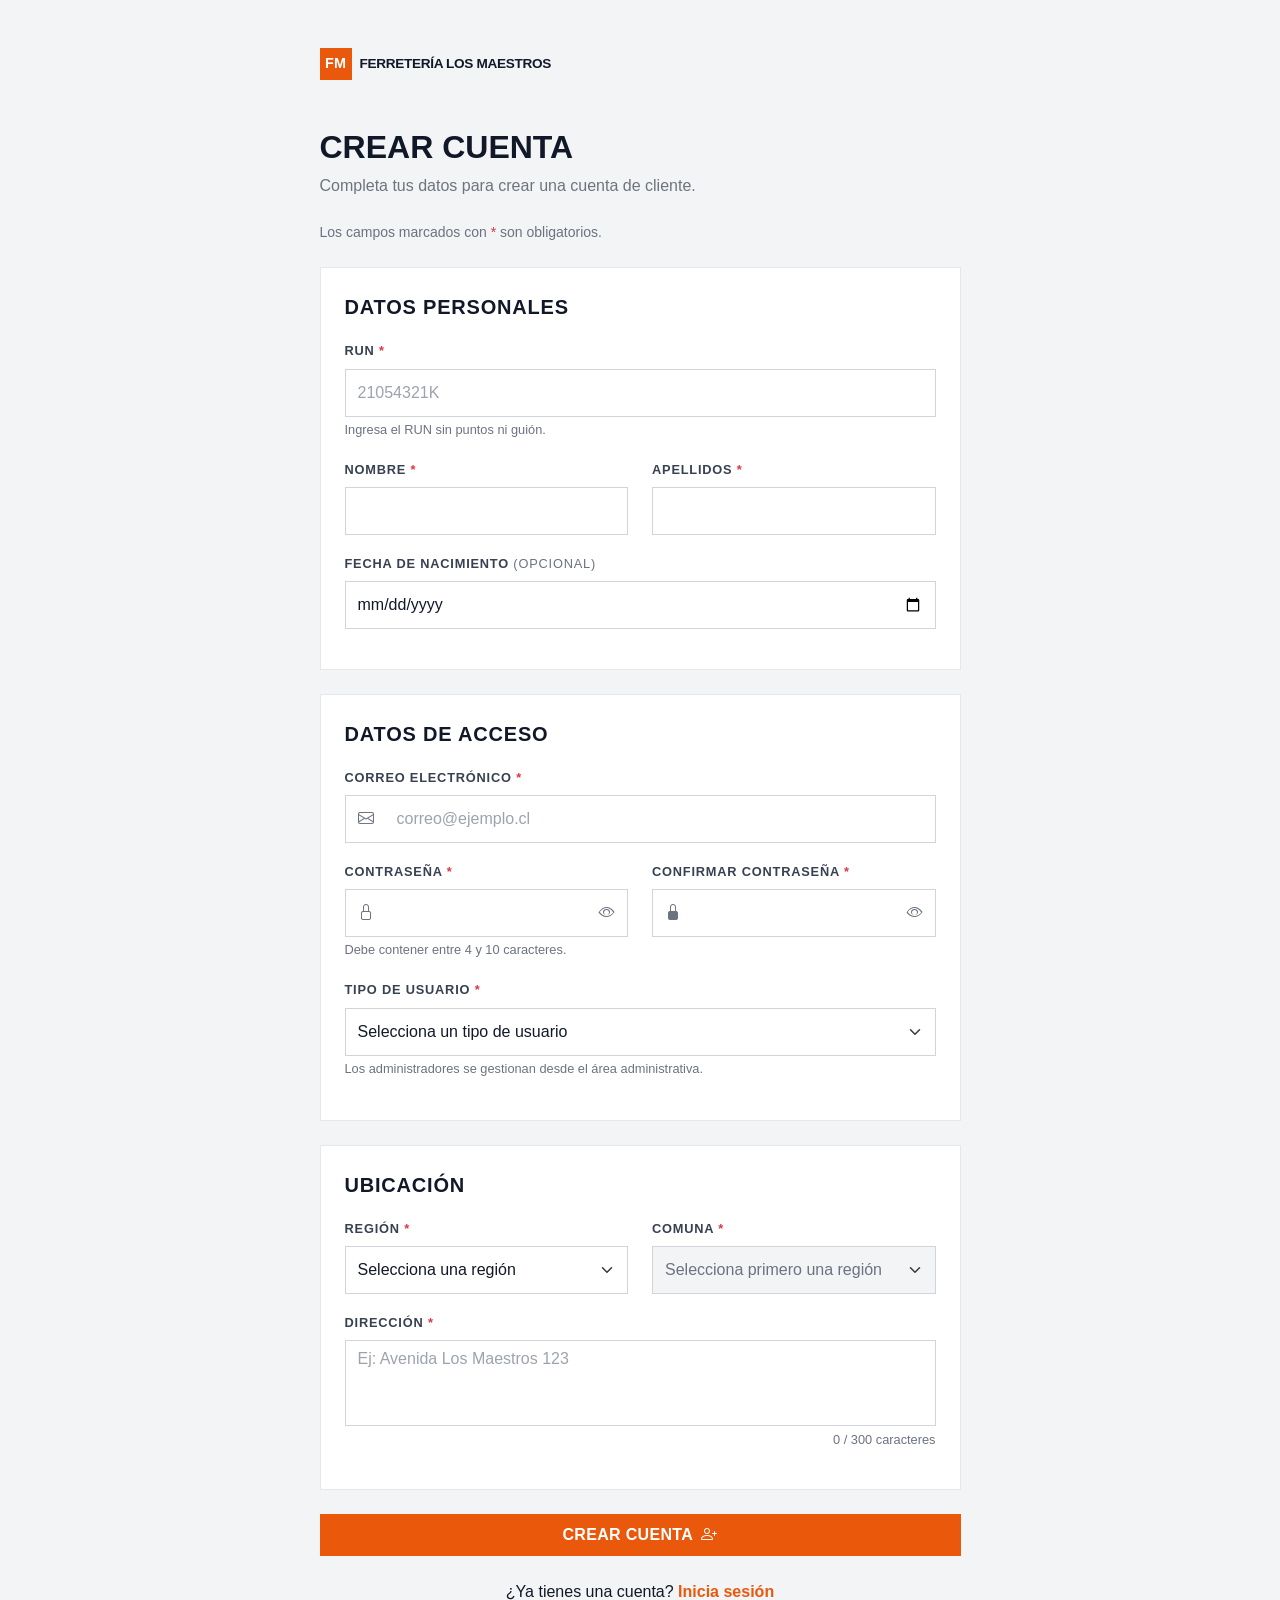
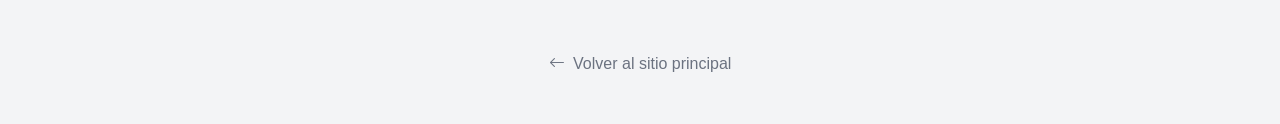
<file: registro.html>
<!doctype html>
<html lang="es">
    <head>
        <meta charset="UTF-8" />
        <meta name="viewport" content="width=device-width, initial-scale=1.0" />
        <title>Crear cuenta | Ferretería Los Maestros</title>

        <!-- Bootstrap CSS -->
        <link
            href="https://cdn.jsdelivr.net/npm/bootstrap@5.3.3/dist/css/bootstrap.min.css"
            rel="stylesheet"
        />

        <!-- Bootstrap Icons -->
        <link
            rel="stylesheet"
            href="https://cdn.jsdelivr.net/npm/bootstrap-icons@1.11.3/font/bootstrap-icons.min.css"
        />

        <!-- Estilos globales -->
        <link rel="stylesheet" href="css/global.css" />

        <!-- Estilos propios del Registro -->
        <link rel="stylesheet" href="css/registro.css" />
    </head>
    <body>
        <!-- CONTENIDO PRINCIPAL -->
        <main class="container py-5">
            <!-- Sección de Registro -->
            <section
                class="row justify-content-center"
                aria-labelledby="titulo-registro"
            >
                <article class="col-12 col-md-10 col-lg-8 col-xl-7">
                    <!-- ENCABEZADO -->
                    <header class="mb-4">
                        <!-- Identidad de la ferretería -->
                        <a
                            href="index.html"
                            class="d-inline-flex align-items-center gap-2 text-decoration-none mb-5"
                            aria-label="Ir al inicio de Ferretería Los Maestros"
                        >
                            <!-- Logo -->
                            <span
                                class="d-inline-flex align-items-center justify-content-center fw-bold logo-placeholder"
                                aria-hidden="true"
                            >
                                FM
                            </span>

                            <!-- Nombre de la empresa -->
                            <span class="fw-bold text-uppercase">
                                Ferretería Los Maestros
                            </span>
                        </a>

                        <!-- Título -->
                        <h1 id="titulo-registro" class="fw-bold mb-2">
                            Crear cuenta
                        </h1>

                        <!-- Descripción -->
                        <p class="text-secondary mb-0">
                            Completa tus datos para crear una cuenta de cliente.
                        </p>
                    </header>

                    <!-- FROMULARIO DE REGISTRO-->
                    <form id="form-registro" novalidate>
                        <p class="small text-secondary mb-4">
                            Los campos marcados con
                            <span class="text-danger">*</span>
                            son obligatorios.
                        </p>

                        <!-- DATOS PERSONALES -->
                        <fieldset class="mb-4">
                            <legend class="fs-5 fw-semibold mb-3">
                                Datos personales
                            </legend>

                            <!-- rut-->
                            <div class="mb-3">
                                <label for="run" class="form-label fw-semibold">
                                    RUN <span class="text-danger"> * </span>
                                </label>

                                <input
                                    type="text"
                                    class="form-control"
                                    id="run"
                                    name="run"
                                    maxlength="9"
                                    placeholder="21054321K"
                                    autocomplete="off"
                                    aria-describedby="ayuda-run error-run"
                                    required
                                />

                                <small id="ayuda-run" class="text-secondary">
                                    Ingresa el RUN sin puntos ni guión.
                                </small>

                                <small
                                    id="error-run"
                                    class="text-danger d-block"
                                    aria-live="polite"
                                >
                                </small>
                            </div>

                            <!-- Nombre y Apellidos -->
                            <div class="row">
                                <!-- Nombre -->
                                <div class="col-12 col-md-6 mb-3">
                                    <label
                                        for="nombre"
                                        class="form-label fw-semibold"
                                    >
                                        Nombre
                                        <span class="text-danger"> * </span>
                                    </label>

                                    <input
                                        type="text"
                                        class="form-control"
                                        id="nombre"
                                        name="nombre"
                                        maxlength="50"
                                        autocomplete="given-name"
                                        aria-describedby="error-nombre"
                                        required
                                    />

                                    <small
                                        id="error-nombre"
                                        class="text-danger"
                                        aria-live="polite"
                                    >
                                    </small>
                                </div>

                                <!-- Apellidos -->
                                <div class="col-12 col-md-6 mb-3">
                                    <label
                                        for="apellidos"
                                        class="form-label fw-semibold"
                                    >
                                        Apellidos
                                        <span class="text-danger"> * </span>
                                    </label>

                                    <input
                                        type="text"
                                        class="form-control"
                                        id="apellidos"
                                        name="apellidos"
                                        maxlength="100"
                                        autocomplete="family-name"
                                        aria-describedby="error-apellidos"
                                        required
                                    />

                                    <small
                                        id="error-apellidos"
                                        class="text-danger"
                                        aria-live="polite"
                                    >
                                    </small>
                                </div>
                            </div>

                            <!-- Fecha de nacimiento -->
                            <div class="mb-3">
                                <label
                                    for="fecha-nacimiento"
                                    class="form-label fw-semibold"
                                >
                                    Fecha de nacimiento

                                    <span class="text-secondary fw-normal">
                                        (opcional)
                                    </span>
                                </label>

                                <input
                                    type="date"
                                    class="form-control"
                                    id="fecha-nacimiento"
                                    name="fecha-nacimiento"
                                    autocomplete="bday"
                                />
                            </div>
                        </fieldset>

                        <!-- DATOS DE ACCESO -->

                        <fieldset class="mb-4">
                            <legend class="fs-5 fw-semibold mb-3">
                                Datos de acceso
                            </legend>

                            <!-- Correo electrónico -->
                            <div class="mb-3">
                                <label
                                    for="correo-registro"
                                    class="form-label fw-semibold"
                                >
                                    Correo electrónico
                                    <span class="text-danger"> * </span>
                                </label>

                                <div class="input-group">
                                    <span class="input-group-text">
                                        <i
                                            class="bi bi-envelope"
                                            aria-hidden="true"
                                        >
                                        </i>
                                    </span>

                                    <input
                                        type="email"
                                        class="form-control"
                                        id="correo-registro"
                                        name="correo"
                                        maxlength="100"
                                        placeholder="correo@ejemplo.cl"
                                        autocomplete="email"
                                        aria-describedby="error-correo-registro"
                                        required
                                    />
                                </div>

                                <small
                                    id="error-correo-registro"
                                    class="text-danger"
                                    aria-live="polite"
                                >
                                </small>
                            </div>

                            <!-- Contraseñas -->
                            <div class="row">
                                <!-- Contraseña -->
                                <div class="col-12 col-md-6 mb-3">
                                    <label
                                        for="contrasena-registro"
                                        class="form-label fw-semibold"
                                    >
                                        Contraseña
                                        <span class="text-danger"> * </span>
                                    </label>

                                    <div class="input-group">
                                        <span class="input-group-text">
                                            <i
                                                class="bi bi-lock"
                                                aria-hidden="true"
                                            >
                                            </i>
                                        </span>

                                        <input
                                            type="password"
                                            class="form-control"
                                            id="contrasena-registro"
                                            name="contrasena"
                                            minlength="4"
                                            maxlength="10"
                                            autocomplete="new-password"
                                            aria-describedby="ayuda-contrasena error-contrasena-registro"
                                            required
                                        />

                                        <button
                                            type="button"
                                            class="btn btn-outline-secondary"
                                            id="btn-mostrar-contrasena-registro"
                                            aria-label="Mostrar contraseña"
                                        >
                                            <i
                                                class="bi bi-eye"
                                                aria-hidden="true"
                                            >
                                            </i>
                                        </button>
                                    </div>

                                    <small
                                        id="ayuda-contrasena"
                                        class="text-secondary"
                                    >
                                        Debe contener entre 4 y 10 caracteres.
                                    </small>

                                    <small
                                        id="error-contrasena-registro"
                                        class="text-danger d-block"
                                        aria-live="polite"
                                    >
                                    </small>
                                </div>

                                <!-- Confirmar contraseña -->
                                <div class="col-12 col-md-6 mb-3">
                                    <label
                                        for="confirmar-contrasena"
                                        class="form-label fw-semibold"
                                    >
                                        Confirmar contraseña
                                        <span class="text-danger"> * </span>
                                    </label>

                                    <div class="input-group">
                                        <span class="input-group-text">
                                            <i
                                                class="bi bi-lock-fill"
                                                aria-hidden="true"
                                            >
                                            </i>
                                        </span>

                                        <input
                                            type="password"
                                            class="form-control"
                                            id="confirmar-contrasena"
                                            name="confirmar-contrasena"
                                            minlength="4"
                                            maxlength="10"
                                            autocomplete="new-password"
                                            aria-describedby="error-confirmar-contrasena"
                                            required
                                        />

                                        <button
                                            type="button"
                                            class="btn btn-outline-secondary"
                                            id="btn-mostrar-confirmacion"
                                            aria-label="Mostrar confirmación de contraseña"
                                        >
                                            <i
                                                class="bi bi-eye"
                                                aria-hidden="true"
                                            >
                                            </i>
                                        </button>
                                    </div>

                                    <small
                                        id="error-confirmar-contrasena"
                                        class="text-danger"
                                        aria-live="polite"
                                    >
                                    </small>
                                </div>
                            </div>

                            <!-- Tipo de usuario -->
                            <div class="mb-3">
                                <label
                                    for="tipo-usuario"
                                    class="form-label fw-semibold"
                                >
                                    Tipo de usuario
                                    <span class="text-danger"> * </span>
                                </label>

                                <select
                                    class="form-select"
                                    id="tipo-usuario"
                                    name="tipo-usuario"
                                    aria-describedby="ayuda-tipo-usuario error-tipo-usuario"
                                    required
                                >
                                    <option value="" selected disabled>
                                        Selecciona un tipo de usuario
                                    </option>

                                    <option value="cliente">Cliente</option>

                                    <option value="admin" disabled>
                                        Administrador - Solo gestión interna
                                    </option>
                                </select>

                                <small
                                    id="ayuda-tipo-usuario"
                                    class="text-secondary"
                                >
                                    Los administradores se gestionan desde el
                                    área administrativa.
                                </small>

                                <small
                                    id="error-tipo-usuario"
                                    class="text-danger d-block"
                                    aria-live="polite"
                                >
                                </small>
                            </div>
                        </fieldset>

                        <!-- UBICACIÓN -->
                        <fieldset class="mb-4">
                            <legend class="fs-5 fw-semibold mb-3">
                                Ubicación
                            </legend>

                            <!-- Región y Comuna -->
                            <div class="row">
                                <!-- Región -->
                                <div class="col-12 col-md-6 mb-3">
                                    <label
                                        for="region"
                                        class="form-label fw-semibold"
                                    >
                                        Región
                                        <span class="text-danger"> * </span>
                                    </label>

                                    <select
                                        class="form-select"
                                        id="region"
                                        name="region"
                                        autocomplete="address-level1"
                                        aria-describedby="error-region"
                                        required
                                    >
                                        <option value="" selected disabled>
                                            Selecciona una región
                                        </option>
                                    </select>

                                    <small
                                        id="error-region"
                                        class="text-danger"
                                        aria-live="polite"
                                    >
                                    </small>
                                </div>

                                <!-- Comuna -->
                                <div class="col-12 col-md-6 mb-3">
                                    <label
                                        for="comuna"
                                        class="form-label fw-semibold"
                                    >
                                        Comuna
                                        <span class="text-danger"> * </span>
                                    </label>

                                    <select
                                        class="form-select"
                                        id="comuna"
                                        name="comuna"
                                        autocomplete="address-level2"
                                        aria-describedby="error-comuna"
                                        disabled
                                        required
                                    >
                                        <option value="" selected>
                                            Selecciona primero una región
                                        </option>
                                    </select>

                                    <small
                                        id="error-comuna"
                                        class="text-danger"
                                        aria-live="polite"
                                    >
                                    </small>
                                </div>
                            </div>

                            <!-- Dirección -->
                            <div class="mb-3">
                                <label
                                    for="direccion"
                                    class="form-label fw-semibold"
                                >
                                    Dirección
                                    <span class="text-danger"> * </span>
                                </label>

                                <textarea
                                    class="form-control"
                                    id="direccion"
                                    name="direccion"
                                    rows="3"
                                    maxlength="300"
                                    placeholder="Ej: Avenida Los Maestros 123"
                                    autocomplete="street-address"
                                    aria-describedby="contador-direccion error-direccion"
                                    required
                                ></textarea>

                                <div class="d-flex justify-content-end mt-1">
                                    <small
                                        id="contador-direccion"
                                        class="text-secondary"
                                    >
                                        0 / 300 caracteres
                                    </small>
                                </div>

                                <small
                                    id="error-direccion"
                                    class="text-danger"
                                    aria-live="polite"
                                >
                                </small>
                            </div>
                        </fieldset>

                        <!-- BOTÓN CREAR CUENTA -->

                        <button
                            type="submit"
                            class="btn btn-primary w-100 fw-semibold py-2"
                            id="btn-registrar"
                        >
                            Crear cuenta

                            <i
                                class="bi bi-person-plus ms-1"
                                aria-hidden="true"
                            ></i>
                        </button>

                        <!-- Volver al Login -->
                        <p class="text-center mt-4 mb-0">
                            ¿Ya tienes una cuenta?

                            <a href="login.html" class="fw-semibold">
                                Inicia sesión
                            </a>
                        </p>
                    </form>

                    <!-- PIE DE PÁGINA -->

                    <footer class="text-center mt-5">
                        <a href="index.html" class="text-decoration-none">
                            <i class="bi bi-arrow-left me-1" aria-hidden="true">
                            </i>

                            Volver al sitio principal
                        </a>
                    </footer>
                </article>
            </section>
        </main>

        <!-- Modal Registro Exitoso -->
        <section
            class="modal fade"
            id="modal-registro-exitoso"
            tabindex="-1"
            aria-labelledby="titulo-modal-exito"
            aria-hidden="true"
        >
            <div class="modal-dialog modal-dialog-centered">
                <article class="modal-content text-center">
                    <div class="modal-body p-4">
                        <!-- Icono -->
                        <i
                            class="bi bi-check-circle-fill icono-registro-exitoso"
                            aria-hidden="true"
                        ></i>

                        <!-- Título -->
                        <h2 class="fw-bold mt-3" id="titulo-modal-exito">
                            ¡Registro exitoso!
                        </h2>

                        <!-- Mensaje -->
                        <p class="text-secondary mb-4">
                            Tu cuenta ha sido creada correctamente. Ya puedes
                            iniciar sesión con tus credenciales.
                        </p>

                        <!-- Botón -->
                        <button
                            type="button"
                            class="btn w-100 fw-semibold py-2"
                            id="btn-ir-login"
                        >
                            Ir a iniciar sesión

                            <i
                                class="bi bi-arrow-right ms-1"
                                aria-hidden="true"
                            ></i>
                        </button>
                    </div>
                </article>
            </div>
        </section>

        <!-- Bootstrap JavaScript -->
        <script src="https://cdn.jsdelivr.net/npm/bootstrap@5.3.3/dist/js/bootstrap.bundle.min.js"></script>

        <!-- JavaScript del Registro -->
        <script src="js/registro.js"></script>
    </body>
</html>
</file>
<file: css/global.css>
/* css/global.css */
:root {
    --color-brand-orange: #ea580c;
    --color-brand-orange-light: #fb923c;
    --color-brand-dark: #111827;
    --color-brand-grey: #374151;
    --color-brand-steel: #6b7280;
    --color-brand-muted: #f3f4f6;
    --color-brand-green: #16a34a;
    --color-brand-green-light: #dcfce7;
}

body {
    margin: 0;
    font-family: "Inter", sans-serif;
    background-color: var(--color-brand-muted);
}
</file>
<file: css/cliente.css>
/* =========================================
   Estilos específicos para la página principal
   ========================================= */

/* Tipografía global */
.font-inter {
    font-family: "Inter", sans-serif;
}

/* --- Colores aplicados mediante variables --- */
.bg-brand-dark {
    background-color: var(--color-brand-dark);
}

.bg-brand-muted {
    background-color: var(--color-brand-muted);
}

.bg-brand-green {
    background-color: var(--color-brand-green);
}

.text-brand-dark {
    color: var(--color-brand-dark);
}

.text-brand-orange {
    color: var(--color-brand-orange);
}

/* --- Botones y Logos --- */
.logo-box {
    background-color: var(--color-brand-orange);
    color: white;
    padding: 4px 8px;
    margin-right: 5px;
    border-radius: 4px;
}

.btn-orange {
    background-color: var(--color-brand-orange);
    color: white;
    border: none;
    transition: background-color 0.3s ease;
}

.btn-orange:hover {
    background-color: var(--color-brand-orange-light);
    color: white;
}

.btn-brand-dark {
    background-color: var(--color-brand-dark);
    color: white;
    border: none;
    transition: background-color 0.3s ease;
}

.btn-brand-dark:hover {
    background-color: var(--color-brand-orange);
    color: white;
}

/* Fondo de Iconos */
.bg-icon-orange {
    background-color: var(--color-brand-orange);
}

/* --- Secciones principales --- */
.hero-section {
    background-color: var(--color-brand-grey);
    padding: 80px 0;
    /* Si quieres poner una imagen de fondo, se haría aquí */
    background-image:
        linear-gradient(rgba(13, 27, 42, 0.85), rgba(13, 27, 42, 0.85)),
        url("../img/hero-ferreteria.avif");
    background-size: cover;
    background-position: center;
}

.footer-custom {
    background-color: #0b111a;
}

/* --- Tarjetas (Productos y Noticias) --- */
.product-card {
    transition:
        transform 0.3s ease,
        box-shadow 0.3s ease;
}

.img-product-destacados {
    max-height: 170px;
}

/* Efecto hover sencillo para las tarjetas */
.product-card:hover {
    transform: translateY(-5px);
    box-shadow: 0 0.5rem 1rem rgba(0, 0, 0, 0.15) !important;
}

/* Ajuste para que la imagen de la noticia no se deforme */
.img-news {
    object-fit: cover;
    width: 200px;
    min-width: 200px;
}

.img-border-radius {
    border-radius: 6px 0 0 6px;
}

textarea {
    resize: none;
}
</file>
<file: css/admin.css>
/* =========================================
   Estilos específicos para el Panel Admin
   ========================================= */

/* --- Menú Lateral (Sidebar) --- */
.menu-lateral-admin {
    background-color: #ffffff;
    min-height: calc(100vh - 56px);
}

.menu-lateral-admin .nav-link {
    color: var(--color-brand-grey);
    font-weight: 500;
    padding: 10px 16px;
    border-radius: 6px;
    transition: background-color 0.2s ease, color 0.2s ease;
}

.menu-lateral-admin .nav-link:hover,
.menu-lateral-admin .nav-link.active {
    background-color: var(--color-brand-muted);
    color: var(--color-brand-orange) !important;
}

/* --- Tarjetas de Métricas (Dashboard) --- */
.tarjeta-metrica {
    background-color: #0f172a !important; 
    border: 1px solid #1e293b !important;
    border-radius: 8px;
    transition: transform 0.2s ease, box-shadow 0.2s ease;
}

.tarjeta-metrica:hover {
    transform: translateY(-3px);
    box-shadow: 0 0.75rem 1.5rem rgba(15, 23, 42, 0.35) !important;
}

.etiqueta-metrica {
    color: #94a3b8;
    font-size: 0.875rem;
    font-weight: 600;
}

.valor-metrico {
    color: #ffffff;
    font-size: 1.75rem;
    font-weight: 700;
}

/* --- Tablas Administrativas --- */
.tabla-admin-personalizada th {
    font-weight: 600;
    font-size: 0.9rem;
    vertical-align: middle;
    padding: 12px 16px;
}

.tabla-admin-personalizada td {
    vertical-align: middle;
    font-size: 0.95rem;
    padding: 12px 16px;
    border-bottom: 1.5px solid #cbd5e1 !important;
}

/* --- Color de la etiqueta de Vendedor --- */
.etiqueta-vendedor {
    background-color: var(--color-brand-orange, #EA580C);
    color: #ffffff;
}
</file>
<file: css/login.css>
/* CONTENEDOR PRINCIPAL */

main {
    background-color: var(--color-brand-muted);
}

main article {
    max-width: 430px;
}

/* ENCABEZADO */

header > a {
    color: var(--color-brand-dark);
}

header > a:hover {
    color: var(--color-brand-dark);
}

/* Logo */
.logo-placeholder {
    width: 32px;
    height: 32px;

    background-color: var(--color-brand-orange);
    color: white;

    font-size: 0.9rem;
}

/* Nombre de la ferretería */
header > a span:last-child {
    color: var(--color-brand-dark);

    font-size: 0.85rem;
    letter-spacing: -0.02rem;
}

/* TÍTULO DEL LOGIN */

#titulo-login {
    color: var(--color-brand-dark);

    font-size: 2rem;
    text-transform: uppercase;
}

/* Texto descriptivo */
header > p {
    color: var(--color-brand-steel);
    line-height: 1.5;
}

/* FORMULARIO */
#form-login {
    color: var(--color-brand-dark);
}


/* Labels */
#form-login .form-label {
    color: var(--color-brand-grey);

    font-size: 0.8rem;
    text-transform: uppercase;
    letter-spacing: 0.08rem;
}

/* CAMPOS DEL FORMULARIO */

#form-login .input-group-text,
#form-login .form-control,
#btn-mostrar-contrasena {
    min-height: 48px;

    border-color: #d1d5db;
    border-radius: 0;
}

/* Iconos de correo y contraseña */

#form-login .input-group-text {
    background-color: white;
    color: var(--color-brand-steel);

    border-right: 0;
}

/* Inputs */

#form-login .form-control {
    color: var(--color-brand-dark);

    border-left: 0;
}

/* Placeholder */

#form-login .form-control::placeholder {
    color: #9ca3af;
}

/* Evita sombra azul */
#form-login .form-control:focus {
    border-color: var(--color-brand-orange);
    box-shadow: none;
}

/* Cuando el input recibe foco, también resaltamos el icono */
#form-login .input-group:focus-within .input-group-text {
    border-color: var(--color-brand-orange);
}

/* BOTÓN MOSTRAR CONTRASEÑA */

#btn-mostrar-contrasena {
    background-color: white;
    color: var(--color-brand-steel);

    border-left: 0;
}

#btn-mostrar-contrasena:hover {
    background-color: white;
    color: var(--color-brand-dark);

    border-color: #d1d5db;
}

/* OLVIDÉ MI CONTRASEÑA */

#form-login a {
    color: var(--color-brand-orange);
}

#form-login a:hover {
    color: var(--color-brand-orange-light);
}

/* CHECKBOX */

#mantener-sesion {
    border-color: var(--color-brand-steel);
}


/* Checkbox seleccionado */
#mantener-sesion:checked {
    background-color: var(--color-brand-orange);
    border-color: var(--color-brand-orange);
}


/* Evitamos sombra azul */
#mantener-sesion:focus {
    border-color: var(--color-brand-orange);
    box-shadow: none;
}


/* Texto del checkbox */
.form-check-label {
    color: var(--color-brand-grey);
}

/* BOTÓN INGRESAR */

#btn-ingresar {
    background-color: var(--color-brand-orange);
    border-color: var(--color-brand-orange);

    color: white;

    border-radius: 0;

    text-transform: uppercase;
    letter-spacing: 0.02rem;
}


/* Hover del botón */
#btn-ingresar:hover {
    background-color: var(--color-brand-orange-light);
    border-color: var(--color-brand-orange-light);
}


/* Cuando el usuario hace clic */
#btn-ingresar:active {
    background-color: var(--color-brand-orange) !important;
    border-color: var(--color-brand-orange) !important;
}


/* Quitamos la sombra azul */
#btn-ingresar:focus {
    box-shadow: none;
}

/* SEPARADOR "O" */

#form-login hr {
    border-color: #d1d5db;
    opacity: 1;
}

/* REGISTRO */

#form-login > p {
    color: var(--color-brand-steel);
}

/* FOOTER */

footer a {
    color: var(--color-brand-steel);
}

footer a:hover {
    color: var(--color-brand-orange);
}

/* RESPONSIVE */

@media (max-width: 576px) {

    main {
        align-items: flex-start !important;
    }

    main article {
        max-width: 100%;
    }

    #titulo-login {
        font-size: 1.7rem;
    }

    header > a {
        margin-bottom: 2rem !important;
    }

}

/* BOTÓN DE RECUPERACIÓN*/
#btn-recuperar {
    background-color: var(--color-brand-orange);
    border-color: var(--color-brand-orange);
    color: white;
}

#btn-recuperar:hover {
    background-color: var(--color-brand-orange-light);
    border-color: var(--color-brand-orange-light);
    color: white;
}

#btn-recuperar:active {
    background-color: var(--color-brand-orange) !important;
    border-color: var(--color-brand-orange) !important;
}

#btn-recuperar:focus {
    box-shadow: none;
}

/* ICONOS DE VALIDACIÓN DEBIDO A QUE CHROME APLICA ESTILOS PROPIOS CAUNDO SE AUTOCOMPLETA UN CAMPO */
/* CHROME TERMINA TAPANDO VISUALMENTE DONDE BOOTSTRAP O NUESTRO CSS INTENTA DIBUJAR */

/* El grupo servirá como referencia para posicionar el icono */
#form-login .input-group {
    position: relative;
}


/* Quitar los iconos que Bootstrap intenta poner dentro del input */
#form-login .form-control.is-valid,
#form-login .form-control.is-invalid,
#form-login .form-control.is-valid:-webkit-autofill,
#form-login .form-control.is-invalid:-webkit-autofill {
    background-image: none !important;
}


/* CORREO VÁLIDO */

#form-login .input-group:has(#correo.is-valid)::after {
    content: "";

    position: absolute;

    right: 0.75rem;
    top: 50%;

    transform: translateY(-50%);

    width: 20px;
    height: 20px;

    background-image: url("data:image/svg+xml,%3Csvg xmlns='http://www.w3.org/2000/svg' width='20' height='20' viewBox='0 0 20 20' fill='none' stroke='%2316a34a' stroke-width='1.8' stroke-linecap='round' stroke-linejoin='round'%3E%3Ccircle cx='10' cy='10' r='7'/%3E%3Cpath d='M6.5 10l2.2 2.2 4.8-5'/%3E%3C/svg%3E");

    background-repeat: no-repeat;
    background-position: center;
    background-size: 20px 20px;

    z-index: 5;

    pointer-events: none;
}


/* CORREO INVÁLIDO */

#form-login .input-group:has(#correo.is-invalid)::after {
    content: "";

    position: absolute;

    right: 0.75rem;
    top: 50%;

    transform: translateY(-50%);

    width: 20px;
    height: 20px;

    background-image: url("data:image/svg+xml,%3Csvg xmlns='http://www.w3.org/2000/svg' width='20' height='20' viewBox='0 0 20 20' fill='none' stroke='%23dc3545' stroke-width='1.8' stroke-linecap='round' stroke-linejoin='round'%3E%3Ccircle cx='10' cy='10' r='7'/%3E%3Cpath d='M10 6.5v4.5'/%3E%3Cpath d='M10 14h.01'/%3E%3C/svg%3E");

    background-repeat: no-repeat;
    background-position: center;
    background-size: 20px 20px;

    z-index: 5;

    pointer-events: none;
}


/* CONTRASEÑA VÁLIDA */

#form-login .input-group:has(#contrasena.is-valid)::after {
    content: "";

    position: absolute;

    right: 3.25rem;
    top: 50%;

    transform: translateY(-50%);

    width: 20px;
    height: 20px;

    background-image: url("data:image/svg+xml,%3Csvg xmlns='http://www.w3.org/2000/svg' width='20' height='20' viewBox='0 0 20 20' fill='none' stroke='%2316a34a' stroke-width='1.8' stroke-linecap='round' stroke-linejoin='round'%3E%3Ccircle cx='10' cy='10' r='7'/%3E%3Cpath d='M6.5 10l2.2 2.2 4.8-5'/%3E%3C/svg%3E");

    background-repeat: no-repeat;
    background-position: center;
    background-size: 20px 20px;

    z-index: 5;

    pointer-events: none;
}


/* CONTRASEÑA INVÁLIDA */

#form-login .input-group:has(#contrasena.is-invalid)::after {
    content: "";

    position: absolute;

    right: 3.25rem;
    top: 50%;

    transform: translateY(-50%);

    width: 20px;
    height: 20px;

    background-image: url("data:image/svg+xml,%3Csvg xmlns='http://www.w3.org/2000/svg' width='20' height='20' viewBox='0 0 20 20' fill='none' stroke='%23dc3545' stroke-width='1.8' stroke-linecap='round' stroke-linejoin='round'%3E%3Ccircle cx='10' cy='10' r='7'/%3E%3Cpath d='M10 6.5v4.5'/%3E%3Cpath d='M10 14h.01'/%3E%3C/svg%3E");

    background-repeat: no-repeat;
    background-position: center;
    background-size: 20px 20px;

    z-index: 5;

    pointer-events: none;
}

/* DETECTAR AUTOCOMPLETADO DEL NAVEGADOR */

@keyframes autofillDetectado {

    from {
        opacity: 0.99;
    }

    to {
        opacity: 1;
    }

}


#correo:-webkit-autofill,
#contrasena:-webkit-autofill {

    animation-name: autofillDetectado;
    animation-duration: 0.01s;

}
</file>
<file: css/registro.css>
/* CONTENIDO GENERAL */

main {
    background-color: var(--color-brand-muted);
    min-height: 100vh;
}

main article {
    max-width: 850px;
}

/* LOGO Y ENCABEZADO */

header > a {
    color: var(--color-brand-dark);
}

header > a:hover {
    color: var(--color-brand-dark);
}

.logo-placeholder {
    width: 32px;
    height: 32px;

    background-color: var(--color-brand-orange);
    color: white;

    font-size: 0.9rem;
}

header > a span:last-child {
    color: var(--color-brand-dark);

    font-size: 0.85rem;
    letter-spacing: -0.02rem;
}

/* TÍTULO PRINCIPAL */
#titulo-registro {
    color: var(--color-brand-dark);

    font-size: 2rem;

    text-transform: uppercase;
}

/* DESCRIPCIÓN BAJO EL TÍTULO */
header > p {
    color: var(--color-brand-steel);

    line-height: 1.5;
}

/* FORMULARIO */

#form-registro {
    color: var(--color-brand-dark);
}

/* FIELDSET Y LEGEND */

#form-registro fieldset {
    padding: 1.5rem;

    background-color: white;

    border: 1px solid #e5e7eb;
}

#form-registro legend {
    color: var(--color-brand-dark);

    font-size: 1rem;

    text-transform: uppercase;
    letter-spacing: 0.05rem;
}

/* LABELS */

#form-registro .form-label {
    color: var(--color-brand-grey);

    font-size: 0.8rem;

    text-transform: uppercase;
    letter-spacing: 0.05rem;
}

/* INPUTS, SELECT Y TEXTAREA */

#form-registro .form-control,
#form-registro .form-select,
#form-registro .input-group-text,
#btn-mostrar-contrasena-registro,
#btn-mostrar-confirmacion {
    min-height: 48px;

    border-color: #d1d5db;
    border-radius: 0;
}

/* CAMPOS NORMALES */

#form-registro .form-control,
#form-registro .form-select {
    color: var(--color-brand-dark);

    background-color: white;
}

/* TEXTO PLACEHOLDER */
#form-registro .form-control::placeholder {
    color: #9ca3af;
}

/* ICONOS DE LOS INPUTS */

#form-registro .input-group-text {
    background-color: white;

    color: var(--color-brand-steel);

    border-right: 0;
}

#form-registro .input-group .input-group-text + .form-control {
    border-left: 0;
}

/* BOTONES PARA MOSTRAR CONTRASEÑA */

#btn-mostrar-contrasena-registro,
#btn-mostrar-confirmacion {
    background-color: white;

    color: var(--color-brand-steel);

    border-left: 0;
}

#btn-mostrar-contrasena-registro:hover,
#btn-mostrar-confirmacion:hover {
    background-color: white;

    color: var(--color-brand-dark);

    border-color: #d1d5db;
}

/* FOCUS DE CAMPO */

#form-registro .form-control:focus,
#form-registro .form-select:focus {
    border-color: var(--color-brand-orange);

    box-shadow: none;
}

/* CAMBIAR BORDE DEL ICONO */

#form-registro .input-group:focus-within .input-group-text {
    border-color: var(--color-brand-orange);
}

/* BOTON DEL OJO CUANDO EL INPUT TIENE FOCO */

#form-registro .input-group:focus-within
#btn-mostrar-contrasena-registro,
#form-registro .input-group:focus-within
#btn-mostrar-confirmacion {
    border-color: var(--color-brand-orange);
}

/* TEXTAREA */

#direccion {
    min-height: 100px;

    resize: none;
}

/* SELECT DESHABILITADO */

#form-registro .form-select:disabled {
    background-color: var(--color-brand-muted);

    color: var(--color-brand-steel);
}

/* TEXTOS DE AYUDA Y ERRORES */

#form-registro small {
    font-size: 0.8rem;
}

#form-registro .text-secondary {
    color: var(--color-brand-steel) !important;
}

/* BOTÓN CREAR CUENTA */

#btn-registrar {
    background-color: var(--color-brand-orange);

    border-color: var(--color-brand-orange);

    color: white;

    border-radius: 0;

    text-transform: uppercase;
    letter-spacing: 0.02rem;
}

/* PASAR MOUSE ENCIMA, BRILLA POR ELECCIÓN*/

#btn-registrar:hover {
    background-color: var(--color-brand-orange-light);

    border-color: var(--color-brand-orange-light);

    color: white;
}

/*  MIENTRAS SE PRESIONA EL BOTÓN */

#btn-registrar:active {
    background-color: var(--color-brand-orange) !important;

    border-color: var(--color-brand-orange) !important;

    color: white !important;
}


#btn-registrar:focus {
    box-shadow: none;
}

/* ENLACES DEL FORMULARIO */

#form-registro a {
    color: var(--color-brand-orange);

    text-decoration: none;
}

#form-registro a:hover {
    color: var(--color-brand-orange-light);
}

/* FOOTER */

footer a {
    color: var(--color-brand-steel);
}

footer a:hover {
    color: var(--color-brand-orange);
}

/* RESPONSIVE */

@media (max-width: 576px) {

    main {
        padding-top: 2rem !important;
    }

    main article {
        max-width: 100%;
    }

    #titulo-registro {
        font-size: 1.7rem;
    }

    header > a {
        margin-bottom: 2rem !important;
    }

    #form-registro fieldset {
        padding: 1rem;
    }

}
/* MODAL REGISTRO EXITOSO */

#modal-registro-exitoso .modal-content {
    border: none;
    border-radius: 0;
}


/* Icono de éxito */
.icono-registro-exitoso {
    color: var(--color-brand-green);

    font-size: 4rem;
}


/* Título */
#titulo-modal-exito {
    color: var(--color-brand-dark);

    font-size: 1.6rem;
}


/* Botón ir al Login */
#btn-ir-login {
    background-color: var(--color-brand-orange);

    border-color: var(--color-brand-orange);

    color: white;

    border-radius: 0;

    text-transform: uppercase;
}


/* Mouse encima */
#btn-ir-login:hover {
    background-color: var(--color-brand-orange-light);

    border-color: var(--color-brand-orange-light);

    color: white;
}


/* Mientras se presiona */
#btn-ir-login:active {
    background-color: var(--color-brand-orange) !important;

    border-color: var(--color-brand-orange) !important;

    color: white !important;
}


/* Focus */
#btn-ir-login:focus {
    box-shadow: none;
}

/*  ICONOS DE VALIDACIÓN PERSONALIZADOS */

/* Campo correcto */
#form-registro .form-control.is-valid,
#form-registro .form-select.is-valid {

    background-image: url("data:image/svg+xml,%3Csvg xmlns='http://www.w3.org/2000/svg' width='20' height='20' viewBox='0 0 20 20' fill='none' stroke='%2316a34a' stroke-width='1.8' stroke-linecap='round' stroke-linejoin='round'%3E%3Ccircle cx='10' cy='10' r='7'/%3E%3Cpath d='M6.5 10l2.2 2.2 4.8-5'/%3E%3C/svg%3E");

    background-repeat: no-repeat;

    background-position: right 0.75rem center;

    background-size: 20px 20px;
}


/* Campo incorrecto */
#form-registro .form-control.is-invalid,
#form-registro .form-select.is-invalid {

    background-image: url("data:image/svg+xml,%3Csvg xmlns='http://www.w3.org/2000/svg' width='20' height='20' viewBox='0 0 20 20' fill='none' stroke='%23dc3545' stroke-width='1.8' stroke-linecap='round' stroke-linejoin='round'%3E%3Ccircle cx='10' cy='10' r='7'/%3E%3Cpath d='M10 6.5v4.5'/%3E%3Cpath d='M10 14h.01'/%3E%3C/svg%3E");

    background-repeat: no-repeat;

    background-position: right 0.75rem center;

    background-size: 20px 20px;
}

/* AUTOCOMPLETADO DEL REGISTRO */

@keyframes autofillDetectadoRegistro {

    from {
        opacity: 0.99;
    }

    to {
        opacity: 1;
    }

}


#nombre:-webkit-autofill,
#apellidos:-webkit-autofill,
#correo-registro:-webkit-autofill,
#contrasena-registro:-webkit-autofill,
#confirmar-contrasena:-webkit-autofill {

    animation-name: autofillDetectadoRegistro;
    animation-duration: 0.01s;

}


/* ICONOS DE VALIDACIÓN EN INPUT-GROUP */

#form-registro .input-group {
    position: relative;
}


/* Quitar el icono interno de Bootstrap solamente en los campos que tienen iconos/botones */
#correo-registro.is-valid,
#correo-registro.is-invalid,
#contrasena-registro.is-valid,
#contrasena-registro.is-invalid,
#confirmar-contrasena.is-valid,
#confirmar-contrasena.is-invalid {

    background-image: none !important;

}


/* CORREO VÁLIDO */

#form-registro .input-group:has(#correo-registro.is-valid)::after {

    content: "";

    position: absolute;

    right: 0.75rem;
    top: 50%;

    transform: translateY(-50%);

    width: 20px;
    height: 20px;

    background-image: url("data:image/svg+xml,%3Csvg xmlns='http://www.w3.org/2000/svg' width='20' height='20' viewBox='0 0 20 20' fill='none' stroke='%2316a34a' stroke-width='1.8' stroke-linecap='round' stroke-linejoin='round'%3E%3Ccircle cx='10' cy='10' r='7'/%3E%3Cpath d='M6.5 10l2.2 2.2 4.8-5'/%3E%3C/svg%3E");

    background-repeat: no-repeat;
    background-position: center;
    background-size: 20px 20px;

    z-index: 5;

    pointer-events: none;

}


/* CORREO INVÁLIDO */

#form-registro .input-group:has(#correo-registro.is-invalid)::after {

    content: "";

    position: absolute;

    right: 0.75rem;
    top: 50%;

    transform: translateY(-50%);

    width: 20px;
    height: 20px;

    background-image: url("data:image/svg+xml,%3Csvg xmlns='http://www.w3.org/2000/svg' width='20' height='20' viewBox='0 0 20 20' fill='none' stroke='%23dc3545' stroke-width='1.8' stroke-linecap='round' stroke-linejoin='round'%3E%3Ccircle cx='10' cy='10' r='7'/%3E%3Cpath d='M10 6.5v4.5'/%3E%3Cpath d='M10 14h.01'/%3E%3C/svg%3E");

    background-repeat: no-repeat;
    background-position: center;
    background-size: 20px 20px;

    z-index: 5;

    pointer-events: none;

}


/* CONTRASEÑA VÁLIDA */

#form-registro .input-group:has(#contrasena-registro.is-valid)::after {

    content: "";

    position: absolute;

    right: 3.25rem;
    top: 50%;

    transform: translateY(-50%);

    width: 20px;
    height: 20px;

    background-image: url("data:image/svg+xml,%3Csvg xmlns='http://www.w3.org/2000/svg' width='20' height='20' viewBox='0 0 20 20' fill='none' stroke='%2316a34a' stroke-width='1.8' stroke-linecap='round' stroke-linejoin='round'%3E%3Ccircle cx='10' cy='10' r='7'/%3E%3Cpath d='M6.5 10l2.2 2.2 4.8-5'/%3E%3C/svg%3E");

    background-repeat: no-repeat;
    background-position: center;
    background-size: 20px 20px;

    z-index: 5;

    pointer-events: none;

}


/* CONTRASEÑA INVÁLIDA */

#form-registro .input-group:has(#contrasena-registro.is-invalid)::after {

    content: "";

    position: absolute;

    right: 3.25rem;
    top: 50%;

    transform: translateY(-50%);

    width: 20px;
    height: 20px;

    background-image: url("data:image/svg+xml,%3Csvg xmlns='http://www.w3.org/2000/svg' width='20' height='20' viewBox='0 0 20 20' fill='none' stroke='%23dc3545' stroke-width='1.8' stroke-linecap='round' stroke-linejoin='round'%3E%3Ccircle cx='10' cy='10' r='7'/%3E%3Cpath d='M10 6.5v4.5'/%3E%3Cpath d='M10 14h.01'/%3E%3C/svg%3E");

    background-repeat: no-repeat;
    background-position: center;
    background-size: 20px 20px;

    z-index: 5;

    pointer-events: none;

}


/* CONFIRMAR CONTRASEÑA VÁLIDA */

#form-registro .input-group:has(#confirmar-contrasena.is-valid)::after {

    content: "";

    position: absolute;

    right: 3.25rem;
    top: 50%;

    transform: translateY(-50%);

    width: 20px;
    height: 20px;

    background-image: url("data:image/svg+xml,%3Csvg xmlns='http://www.w3.org/2000/svg' width='20' height='20' viewBox='0 0 20 20' fill='none' stroke='%2316a34a' stroke-width='1.8' stroke-linecap='round' stroke-linejoin='round'%3E%3Ccircle cx='10' cy='10' r='7'/%3E%3Cpath d='M6.5 10l2.2 2.2 4.8-5'/%3E%3C/svg%3E");

    background-repeat: no-repeat;
    background-position: center;
    background-size: 20px 20px;

    z-index: 5;

    pointer-events: none;

}


/* CONFIRMAR CONTRASEÑA INVÁLIDA */

#form-registro .input-group:has(#confirmar-contrasena.is-invalid)::after {

    content: "";

    position: absolute;

    right: 3.25rem;
    top: 50%;

    transform: translateY(-50%);

    width: 20px;
    height: 20px;

    background-image: url("data:image/svg+xml,%3Csvg xmlns='http://www.w3.org/2000/svg' width='20' height='20' viewBox='0 0 20 20' fill='none' stroke='%23dc3545' stroke-width='1.8' stroke-linecap='round' stroke-linejoin='round'%3E%3Ccircle cx='10' cy='10' r='7'/%3E%3Cpath d='M10 6.5v4.5'/%3E%3Cpath d='M10 14h.01'/%3E%3C/svg%3E");

    background-repeat: no-repeat;
    background-position: center;
    background-size: 20px 20px;

    z-index: 5;

    pointer-events: none;

}

/* ICONOS EXTERNOS PARA NOMBRE Y APELLIDOS CUANDO CHROME AUTOCOMPLETA */


/* Los contenedores servirán para posicionar los iconos encima del campo */
#form-registro .col-md-6:has(#nombre),
#form-registro .col-md-6:has(#apellidos) {
    position: relative;
}


/* Quitar icono interno cuando Chrome autocompleta */
#nombre.is-valid:-webkit-autofill,
#nombre.is-invalid:-webkit-autofill,
#apellidos.is-valid:-webkit-autofill,
#apellidos.is-invalid:-webkit-autofill {
    background-image: none !important;
}


/* NOMBRE VÁLIDO */

#form-registro .col-md-6:has(#nombre.is-valid:-webkit-autofill)::after {
    content: "";

    position: absolute;

    right: 1.5rem;
    top: 3.3rem;

    width: 20px;
    height: 20px;

    background-image: url("data:image/svg+xml,%3Csvg xmlns='http://www.w3.org/2000/svg' width='20' height='20' viewBox='0 0 20 20' fill='none' stroke='%2316a34a' stroke-width='1.8' stroke-linecap='round' stroke-linejoin='round'%3E%3Ccircle cx='10' cy='10' r='7'/%3E%3Cpath d='M6.5 10l2.2 2.2 4.8-5'/%3E%3C/svg%3E");

    background-repeat: no-repeat;
    background-position: center;
    background-size: 20px 20px;

    z-index: 5;

    pointer-events: none;
}


/*  NOMBRE INVÁLIDO */

#form-registro .col-md-6:has(#nombre.is-invalid:-webkit-autofill)::after {
    content: "";

    position: absolute;

    right: 1.5rem;
    top: 3.3rem;

    width: 20px;
    height: 20px;

    background-image: url("data:image/svg+xml,%3Csvg xmlns='http://www.w3.org/2000/svg' width='20' height='20' viewBox='0 0 20 20' fill='none' stroke='%23dc3545' stroke-width='1.8' stroke-linecap='round' stroke-linejoin='round'%3E%3Ccircle cx='10' cy='10' r='7'/%3E%3Cpath d='M10 6.5v4.5'/%3E%3Cpath d='M10 14h.01'/%3E%3C/svg%3E");

    background-repeat: no-repeat;
    background-position: center;
    background-size: 20px 20px;

    z-index: 5;

    pointer-events: none;
}


/* APELLIDOS VÁLIDOS */

#form-registro .col-md-6:has(#apellidos.is-valid:-webkit-autofill)::after {
    content: "";

    position: absolute;

    right: 1.5rem;
    top: 3.3rem;

    width: 20px;
    height: 20px;

    background-image: url("data:image/svg+xml,%3Csvg xmlns='http://www.w3.org/2000/svg' width='20' height='20' viewBox='0 0 20 20' fill='none' stroke='%2316a34a' stroke-width='1.8' stroke-linecap='round' stroke-linejoin='round'%3E%3Ccircle cx='10' cy='10' r='7'/%3E%3Cpath d='M6.5 10l2.2 2.2 4.8-5'/%3E%3C/svg%3E");

    background-repeat: no-repeat;
    background-position: center;
    background-size: 20px 20px;

    z-index: 5;

    pointer-events: none;
}


/* APELLIDOS INVÁLIDOS */

#form-registro .col-md-6:has(#apellidos.is-invalid:-webkit-autofill)::after {
    content: "";

    position: absolute;

    right: 1.5rem;
    top: 3.3rem;

    width: 20px;
    height: 20px;

    background-image: url("data:image/svg+xml,%3Csvg xmlns='http://www.w3.org/2000/svg' width='20' height='20' viewBox='0 0 20 20' fill='none' stroke='%23dc3545' stroke-width='1.8' stroke-linecap='round' stroke-linejoin='round'%3E%3Ccircle cx='10' cy='10' r='7'/%3E%3Cpath d='M10 6.5v4.5'/%3E%3Cpath d='M10 14h.01'/%3E%3C/svg%3E");

    background-repeat: no-repeat;
    background-position: center;
    background-size: 20px 20px;

    z-index: 5;

    pointer-events: none;
}
</file>
